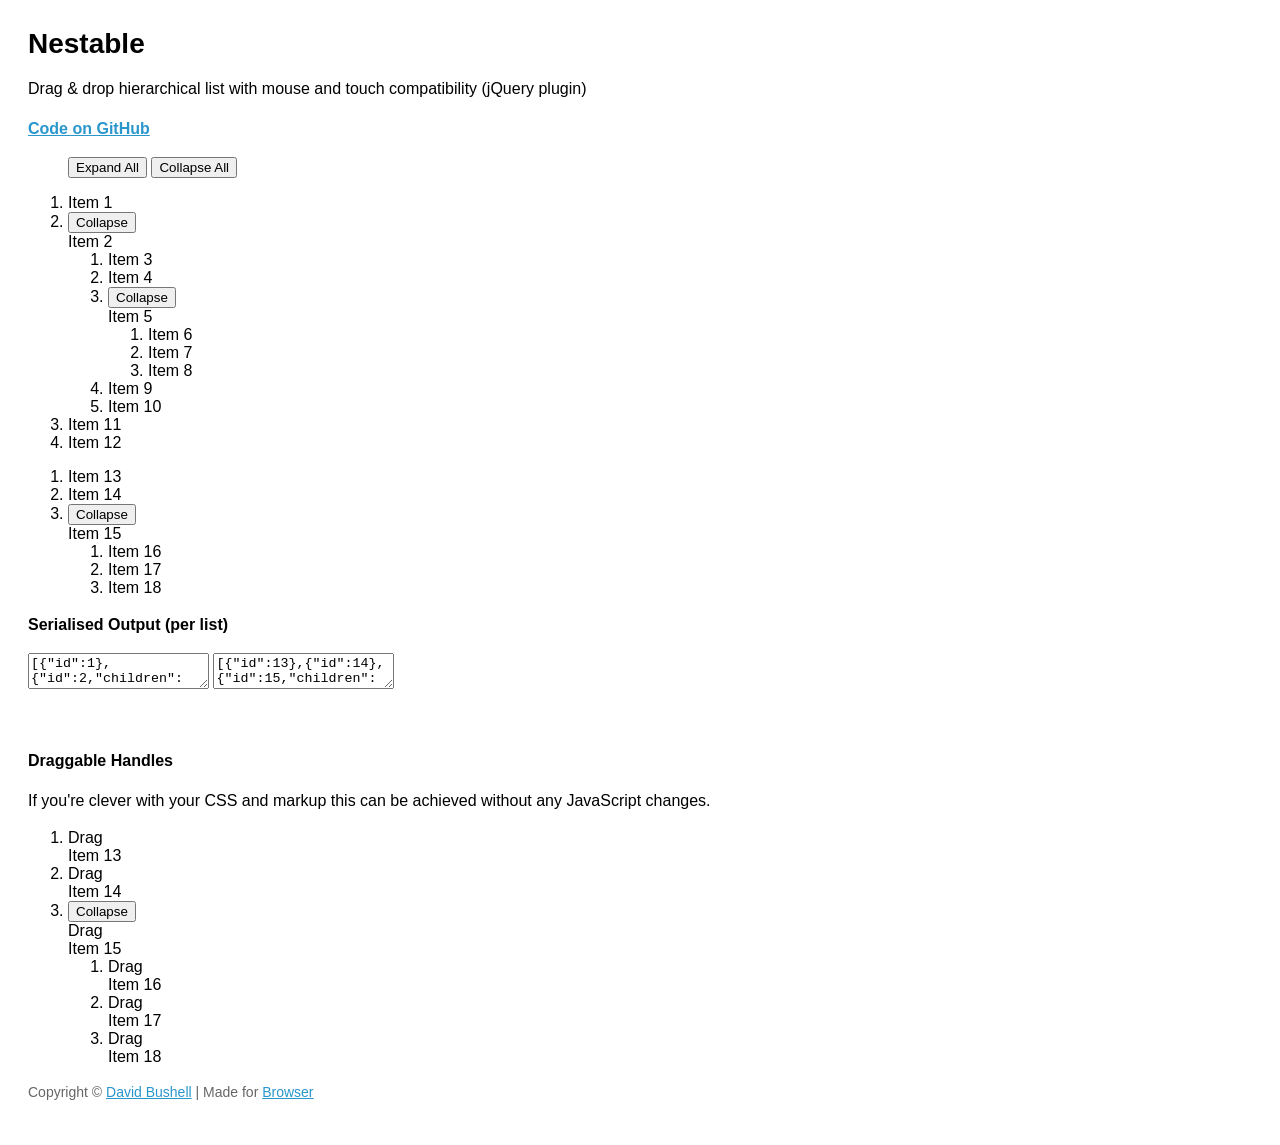
<file: infrastructure/platform-api-gateway/src/main/resources/static/plugins/jquery-nestable/index.html>
<!DOCTYPE html>
<!--[if lt IE 7]> <html lang="en" class="lt-ie9 lt-ie8 lt-ie7"> <![endif]-->
<!--[if IE 7]>    <html lang="en" class="lt-ie9 lt-ie8"> <![endif]-->
<!--[if IE 8]>    <html lang="en" class="lt-ie9"> <![endif]-->
<!--[if IE 9]>    <html lang="en" class="ie9"> <![endif]-->
<!--[if gt IE 9]><!--> <html lang="en"> <!--<![endif]-->
<head>
    <meta charset="utf-8">
    <meta name="viewport" content="width=device-width, initial-scale=1, minimum-scale=1">
    <title>Nestable</title>
    <style type="text/css">

.cf:after { visibility: hidden; display: block; font-size: 0; content: " "; clear: both; height: 0; }
* html .cf { zoom: 1; }
*:first-child+html .cf { zoom: 1; }

html { margin: 0; padding: 0; }
body { font-size: 100%; margin: 0; padding: 1.75em; font-family: 'Helvetica Neue', Arial, sans-serif; }

h1 { font-size: 1.75em; margin: 0 0 0.6em 0; }

a { color: #2996cc; }
a:hover { text-decoration: none; }

p { line-height: 1.5em; }
.small { color: #666; font-size: 0.875em; }
.large { font-size: 1.25em; }



    </style>
</head>
<body>

    <h1>Nestable</h1>

    <p>Drag &amp; drop hierarchical list with mouse and touch compatibility (jQuery plugin)</p>

    <p><strong><a href="https://github.com/dbushell/Nestable">Code on GitHub</a></strong></p>

    <menu id="nestable-menu">
        <button type="button" data-action="expand-all">Expand All</button>
        <button type="button" data-action="collapse-all">Collapse All</button>
    </menu>

    <div class="cf nestable-lists">

        <div class="dd" id="nestable">
            <ol class="dd-list">
                <li class="dd-item" data-id="1">
                    <div class="dd-handle">Item 1</div>
                </li>
                <li class="dd-item" data-id="2">
                    <div class="dd-handle">Item 2</div>
                    <ol class="dd-list">
                        <li class="dd-item" data-id="3"><div class="dd-handle">Item 3</div></li>
                        <li class="dd-item" data-id="4"><div class="dd-handle">Item 4</div></li>
                        <li class="dd-item" data-id="5">
                            <div class="dd-handle">Item 5</div>
                            <ol class="dd-list">
                                <li class="dd-item" data-id="6"><div class="dd-handle">Item 6</div></li>
                                <li class="dd-item" data-id="7"><div class="dd-handle">Item 7</div></li>
                                <li class="dd-item" data-id="8"><div class="dd-handle">Item 8</div></li>
                            </ol>
                        </li>
                        <li class="dd-item" data-id="9"><div class="dd-handle">Item 9</div></li>
                        <li class="dd-item" data-id="10"><div class="dd-handle">Item 10</div></li>
                    </ol>
                </li>
                <li class="dd-item" data-id="11">
                    <div class="dd-handle">Item 11</div>
                </li>
                <li class="dd-item" data-id="12">
                    <div class="dd-handle">Item 12</div>
                </li>
            </ol>
        </div>

        <div class="dd" id="nestable2">
            <ol class="dd-list">
                <li class="dd-item" data-id="13">
                    <div class="dd-handle">Item 13</div>
                </li>
                <li class="dd-item" data-id="14">
                    <div class="dd-handle">Item 14</div>
                </li>
                <li class="dd-item" data-id="15">
                    <div class="dd-handle">Item 15</div>
                    <ol class="dd-list">
                        <li class="dd-item" data-id="16"><div class="dd-handle">Item 16</div></li>
                        <li class="dd-item" data-id="17"><div class="dd-handle">Item 17</div></li>
                        <li class="dd-item" data-id="18"><div class="dd-handle">Item 18</div></li>
                    </ol>
                </li>
            </ol>
        </div>

    </div>

    <p><strong>Serialised Output (per list)</strong></p>

    <textarea id="nestable-output"></textarea>
    <textarea id="nestable2-output"></textarea>

    <p>&nbsp;</p>

    <div class="cf nestable-lists">

    <p><strong>Draggable Handles</strong></p>

    <p>If you're clever with your CSS and markup this can be achieved without any JavaScript changes.</p>

        <div class="dd" id="nestable3">
            <ol class="dd-list">
                <li class="dd-item dd3-item" data-id="13">
                    <div class="dd-handle dd3-handle">Drag</div><div class="dd3-content">Item 13</div>
                </li>
                <li class="dd-item dd3-item" data-id="14">
                    <div class="dd-handle dd3-handle">Drag</div><div class="dd3-content">Item 14</div>
                </li>
                <li class="dd-item dd3-item" data-id="15">
                    <div class="dd-handle dd3-handle">Drag</div><div class="dd3-content">Item 15</div>
                    <ol class="dd-list">
                        <li class="dd-item dd3-item" data-id="16">
                            <div class="dd-handle dd3-handle">Drag</div><div class="dd3-content">Item 16</div>
                        </li>
                        <li class="dd-item dd3-item" data-id="17">
                            <div class="dd-handle dd3-handle">Drag</div><div class="dd3-content">Item 17</div>
                        </li>
                        <li class="dd-item dd3-item" data-id="18">
                            <div class="dd-handle dd3-handle">Drag</div><div class="dd3-content">Item 18</div>
                        </li>
                    </ol>
                </li>
            </ol>
        </div>

    </div>

    <p class="small">Copyright &copy; <a href="http://dbushell.com/">David Bushell</a> | Made for <a href="http://www.browserlondon.com/">Browser</a></p>

<script src="http://ajax.googleapis.com/ajax/libs/jquery/1.7.2/jquery.min.js"></script>
<script src="jquery.nestable.js"></script>
<script>

$(document).ready(function()
{

    var updateOutput = function(e)
    {
        var list   = e.length ? e : $(e.target),
            output = list.data('output');
        if (window.JSON) {
            output.val(window.JSON.stringify(list.nestable('serialize')));//, null, 2));
        } else {
            output.val('JSON browser support required for this demo.');
        }
    };

    // activate Nestable for list 1
    $('#nestable').nestable({
        group: 1
    })
    .on('change', updateOutput);
    
    // activate Nestable for list 2
    $('#nestable2').nestable({
        group: 1
    })
    .on('change', updateOutput);

    // output initial serialised data
    updateOutput($('#nestable').data('output', $('#nestable-output')));
    updateOutput($('#nestable2').data('output', $('#nestable2-output')));

    $('#nestable-menu').on('click', function(e)
    {
        var target = $(e.target),
            action = target.data('action');
        if (action === 'expand-all') {
            $('.dd').nestable('expandAll');
        }
        if (action === 'collapse-all') {
            $('.dd').nestable('collapseAll');
        }
    });

    $('#nestable3').nestable();

});
</script>
</body>
</html>
</file>
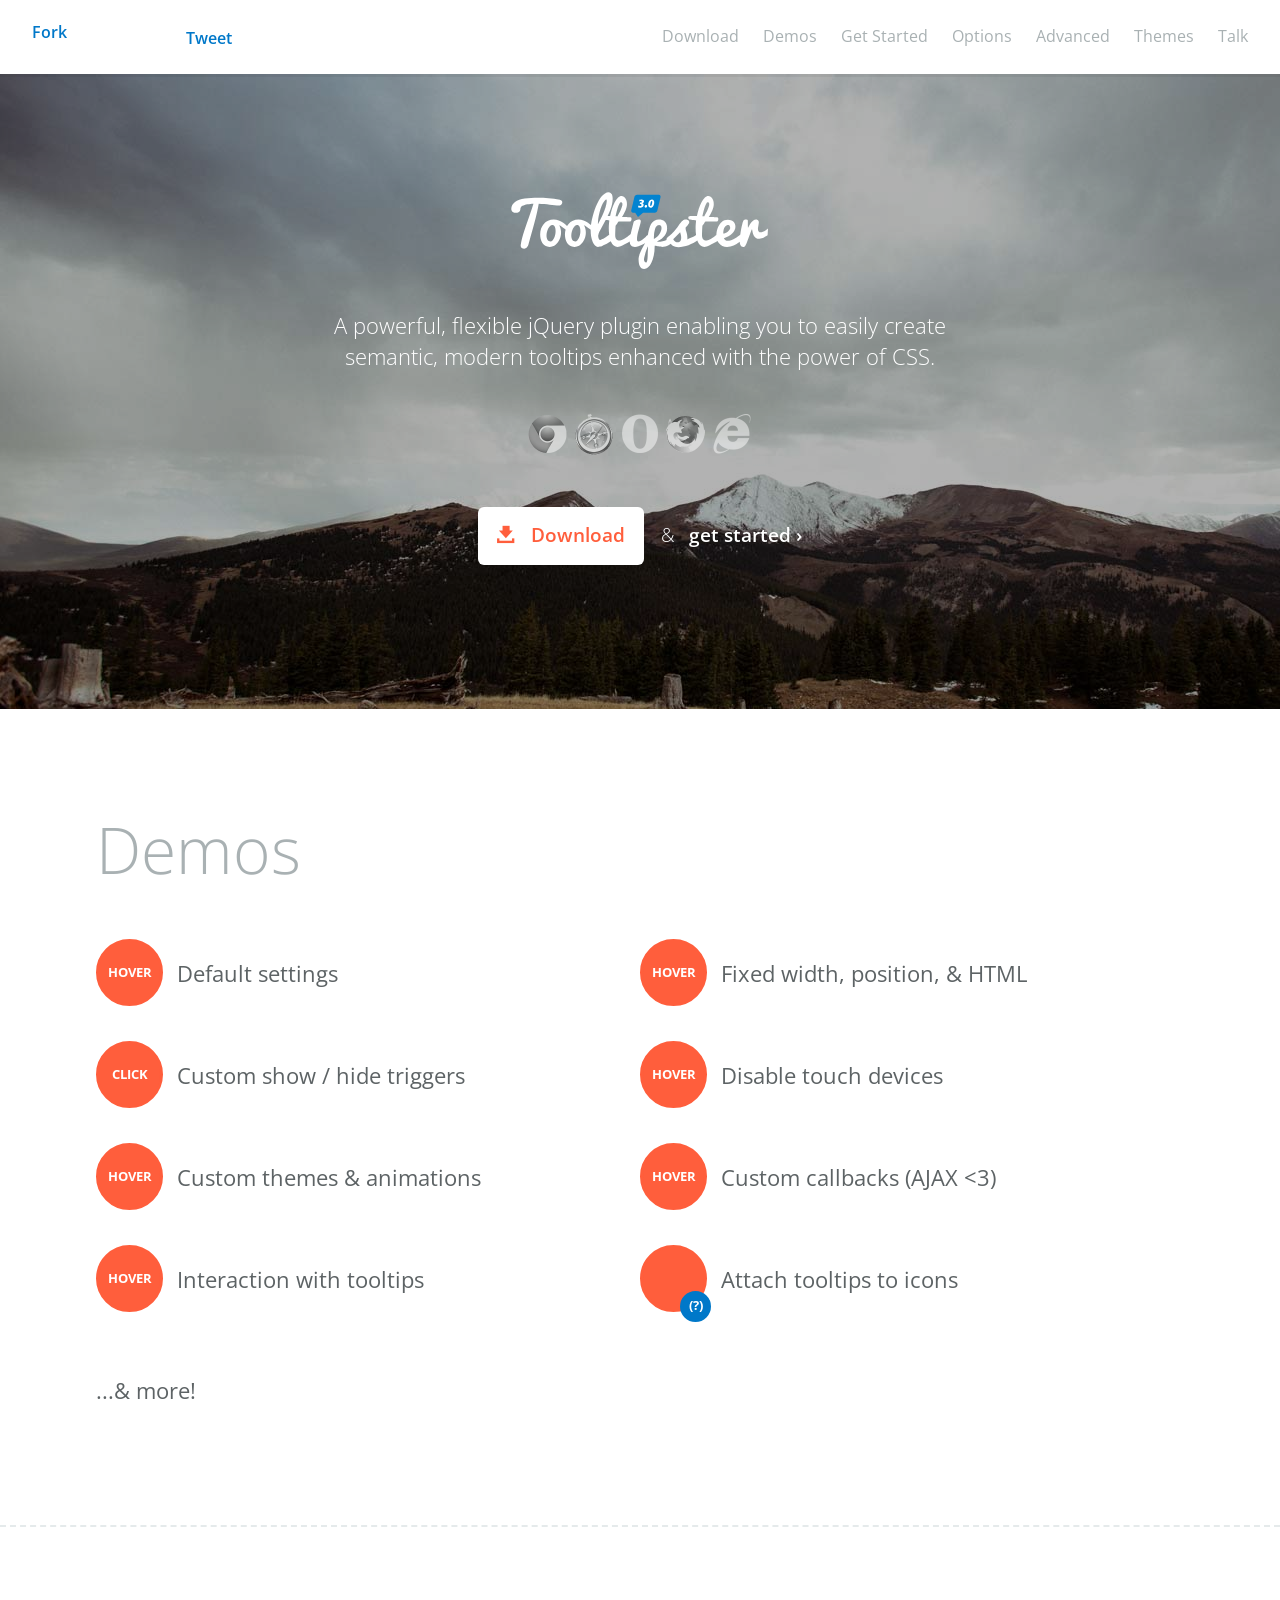
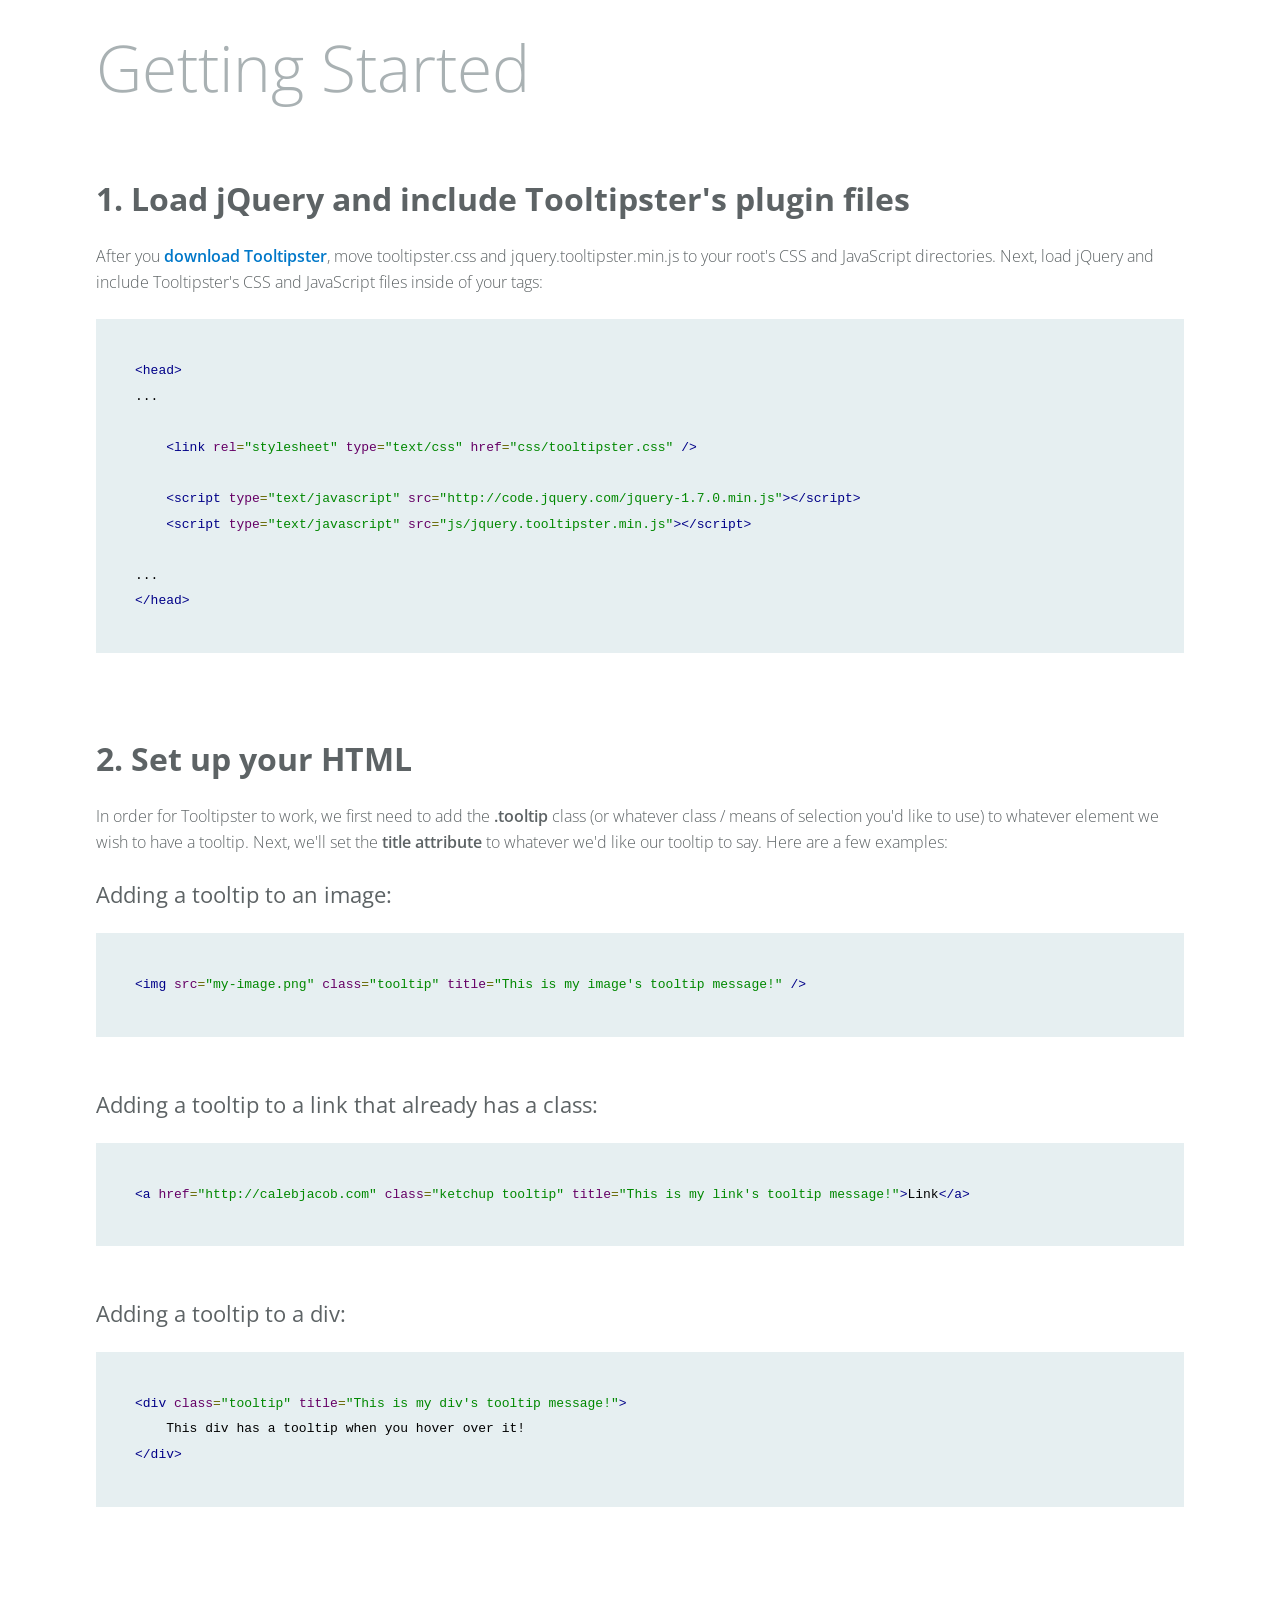
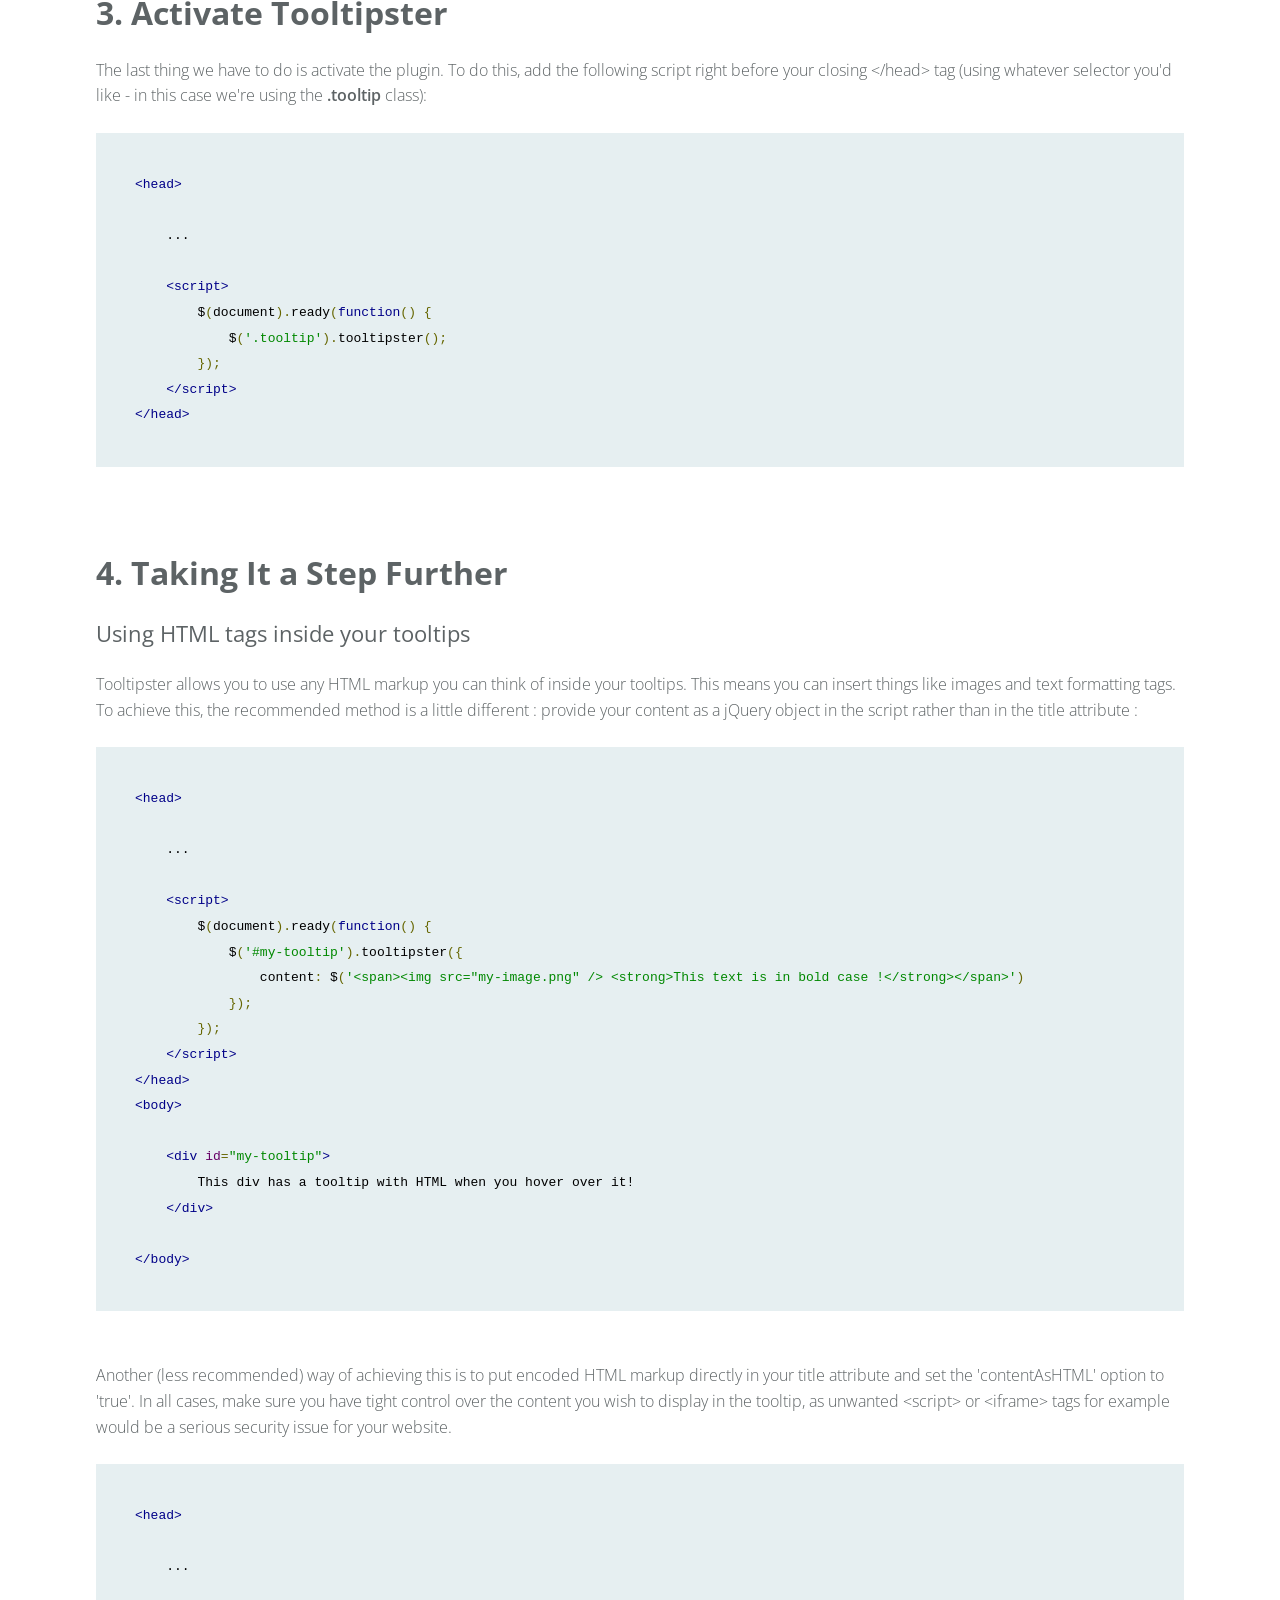
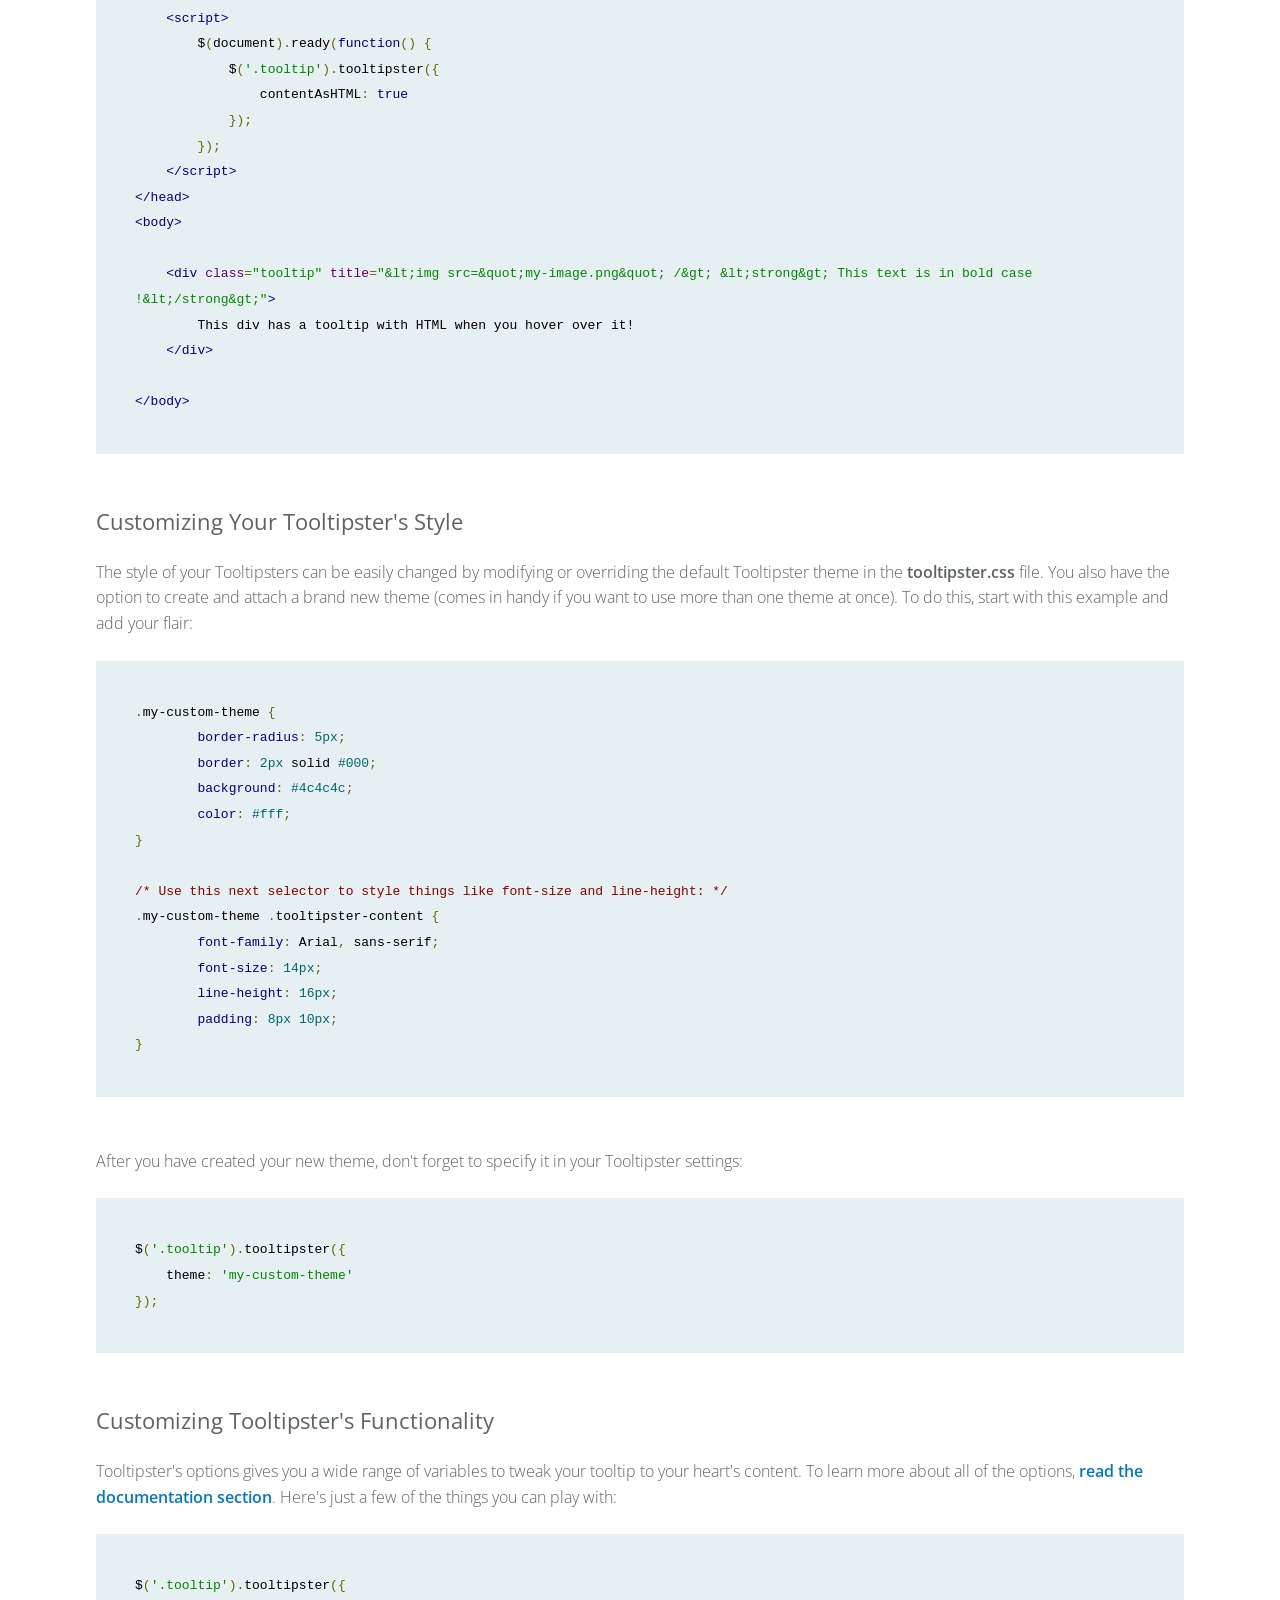
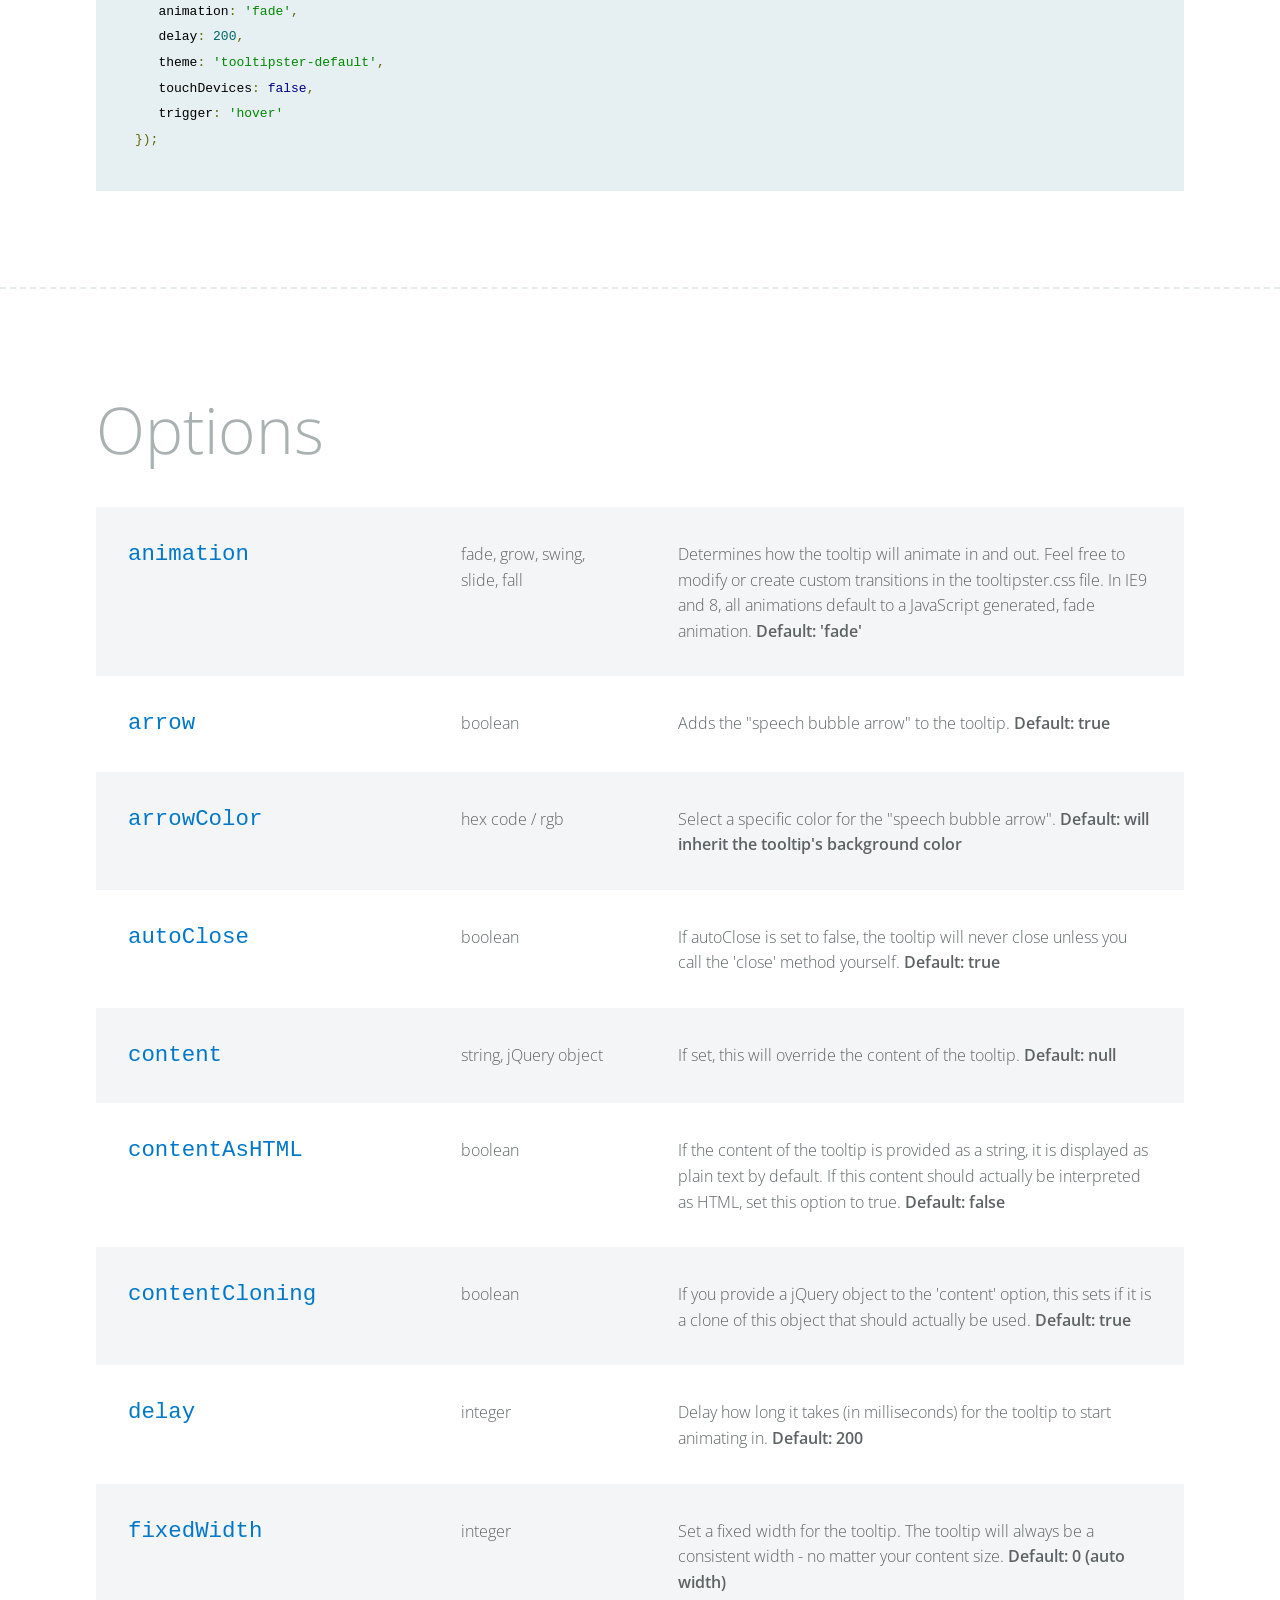
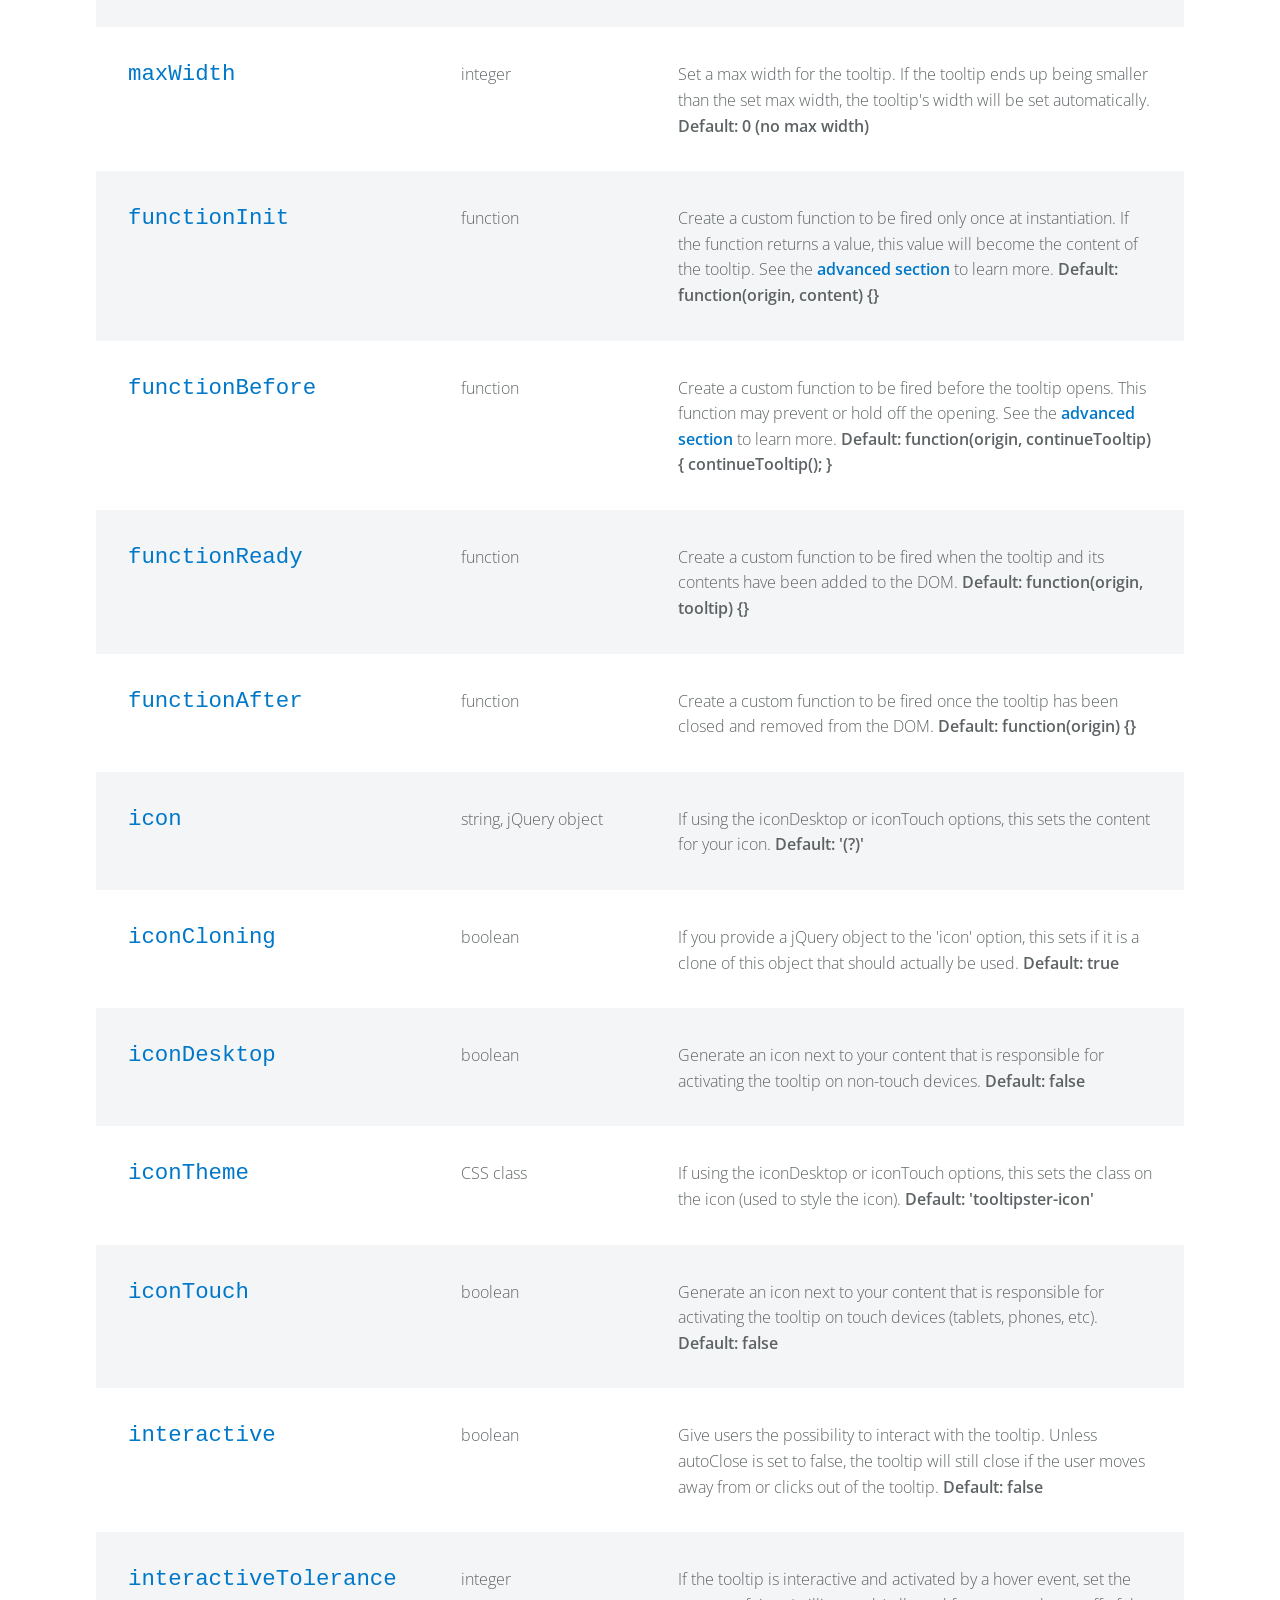
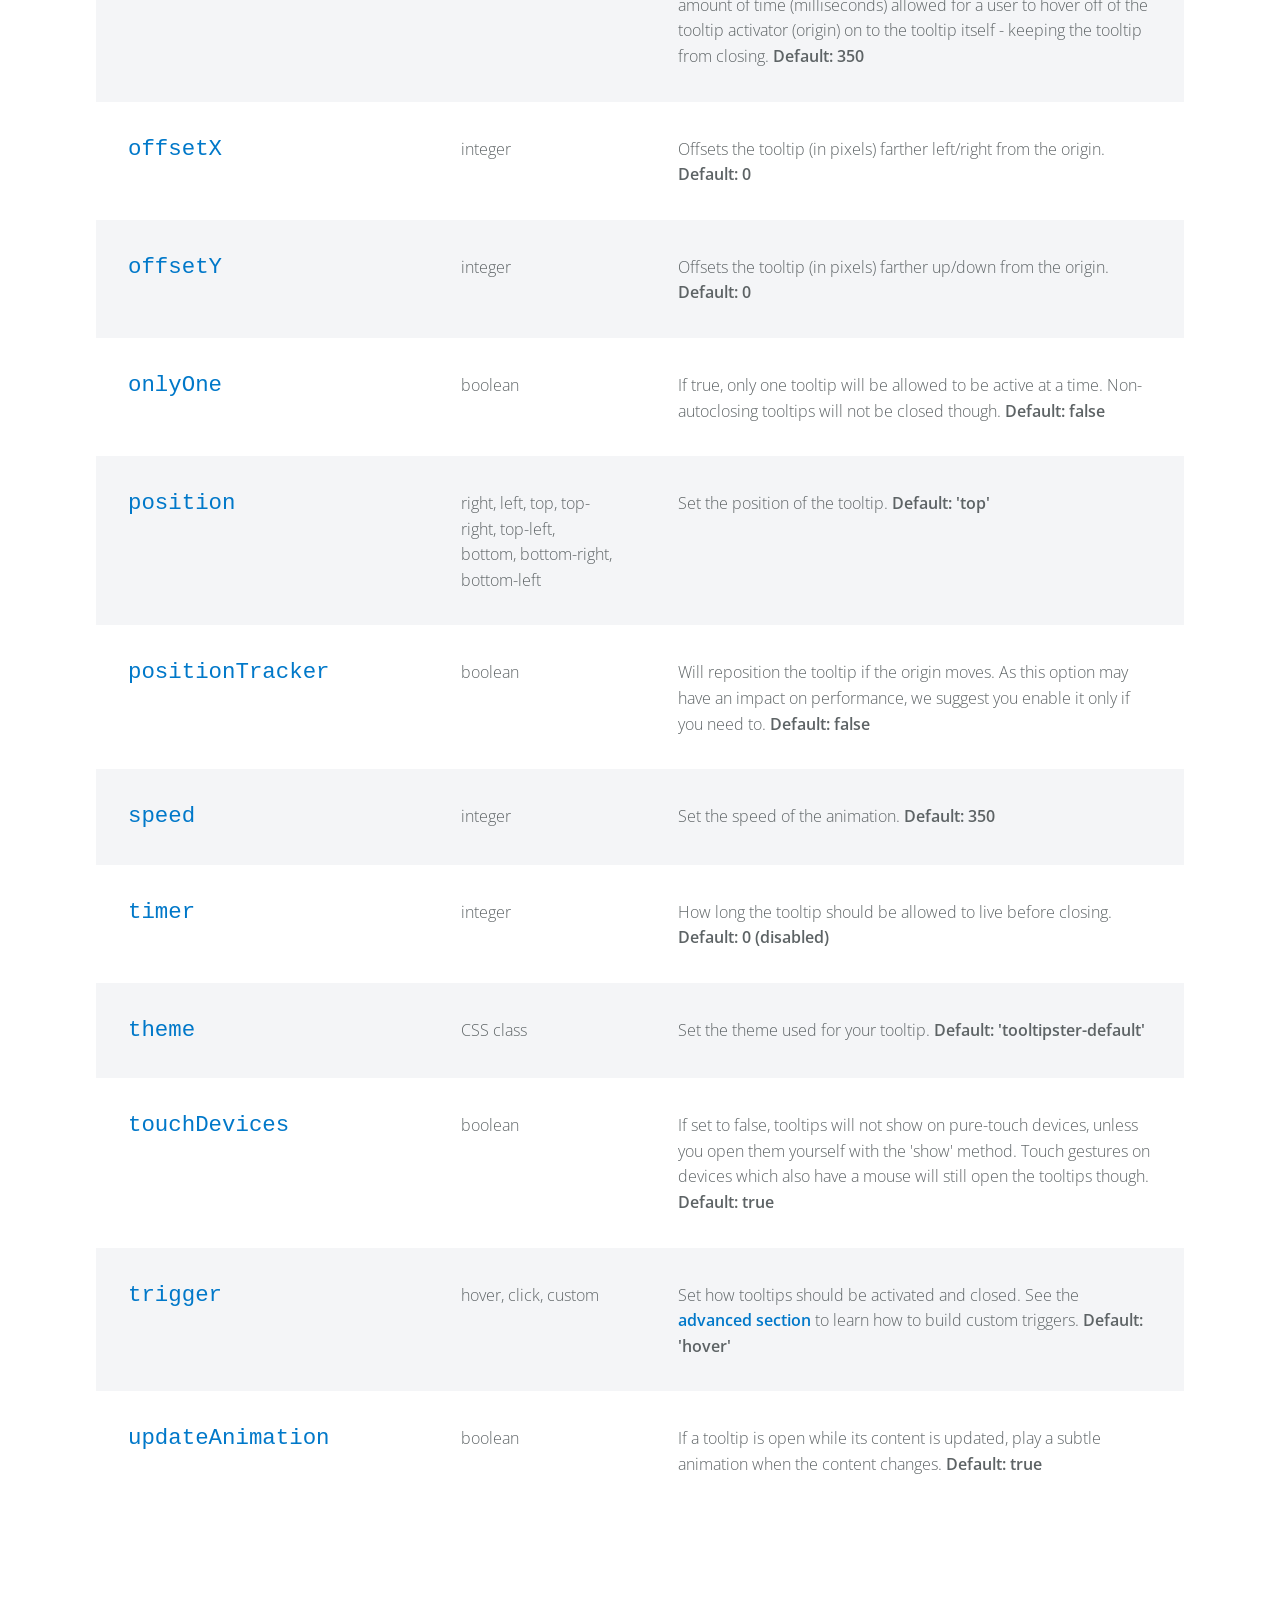
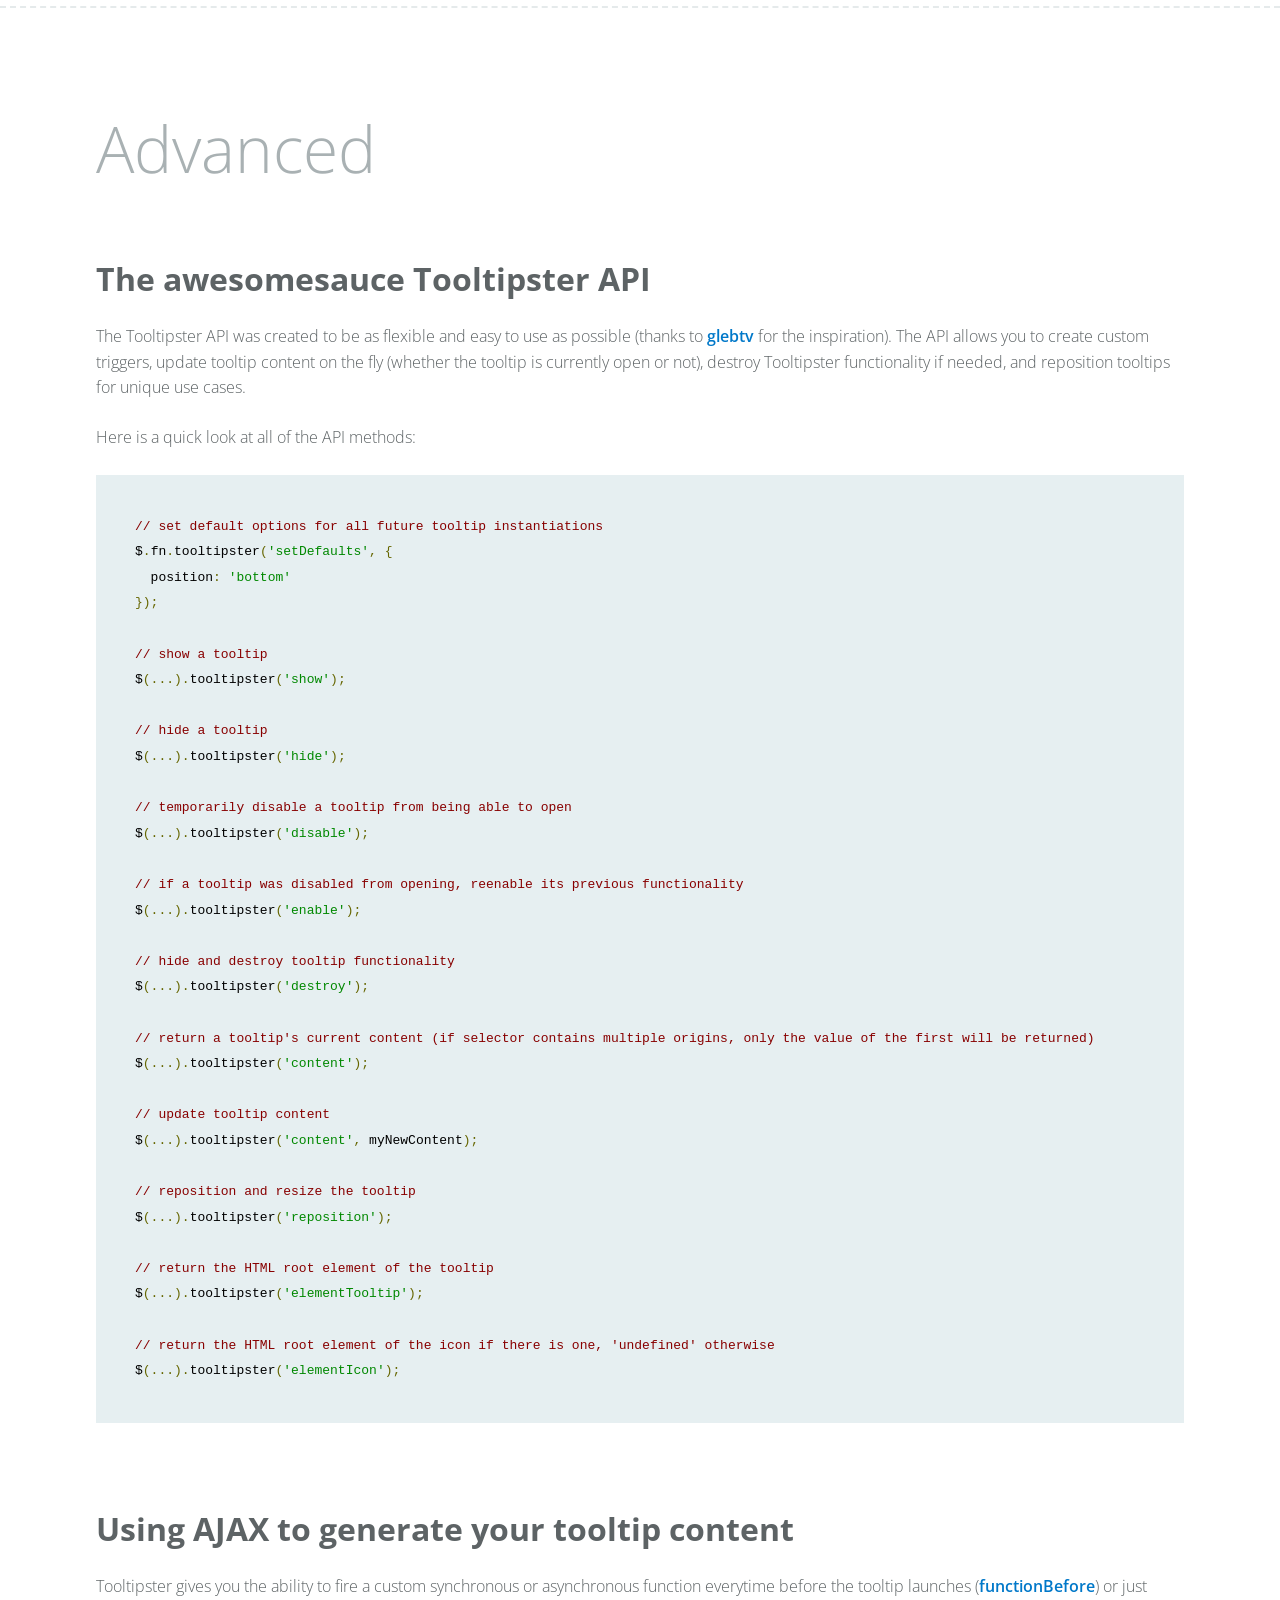
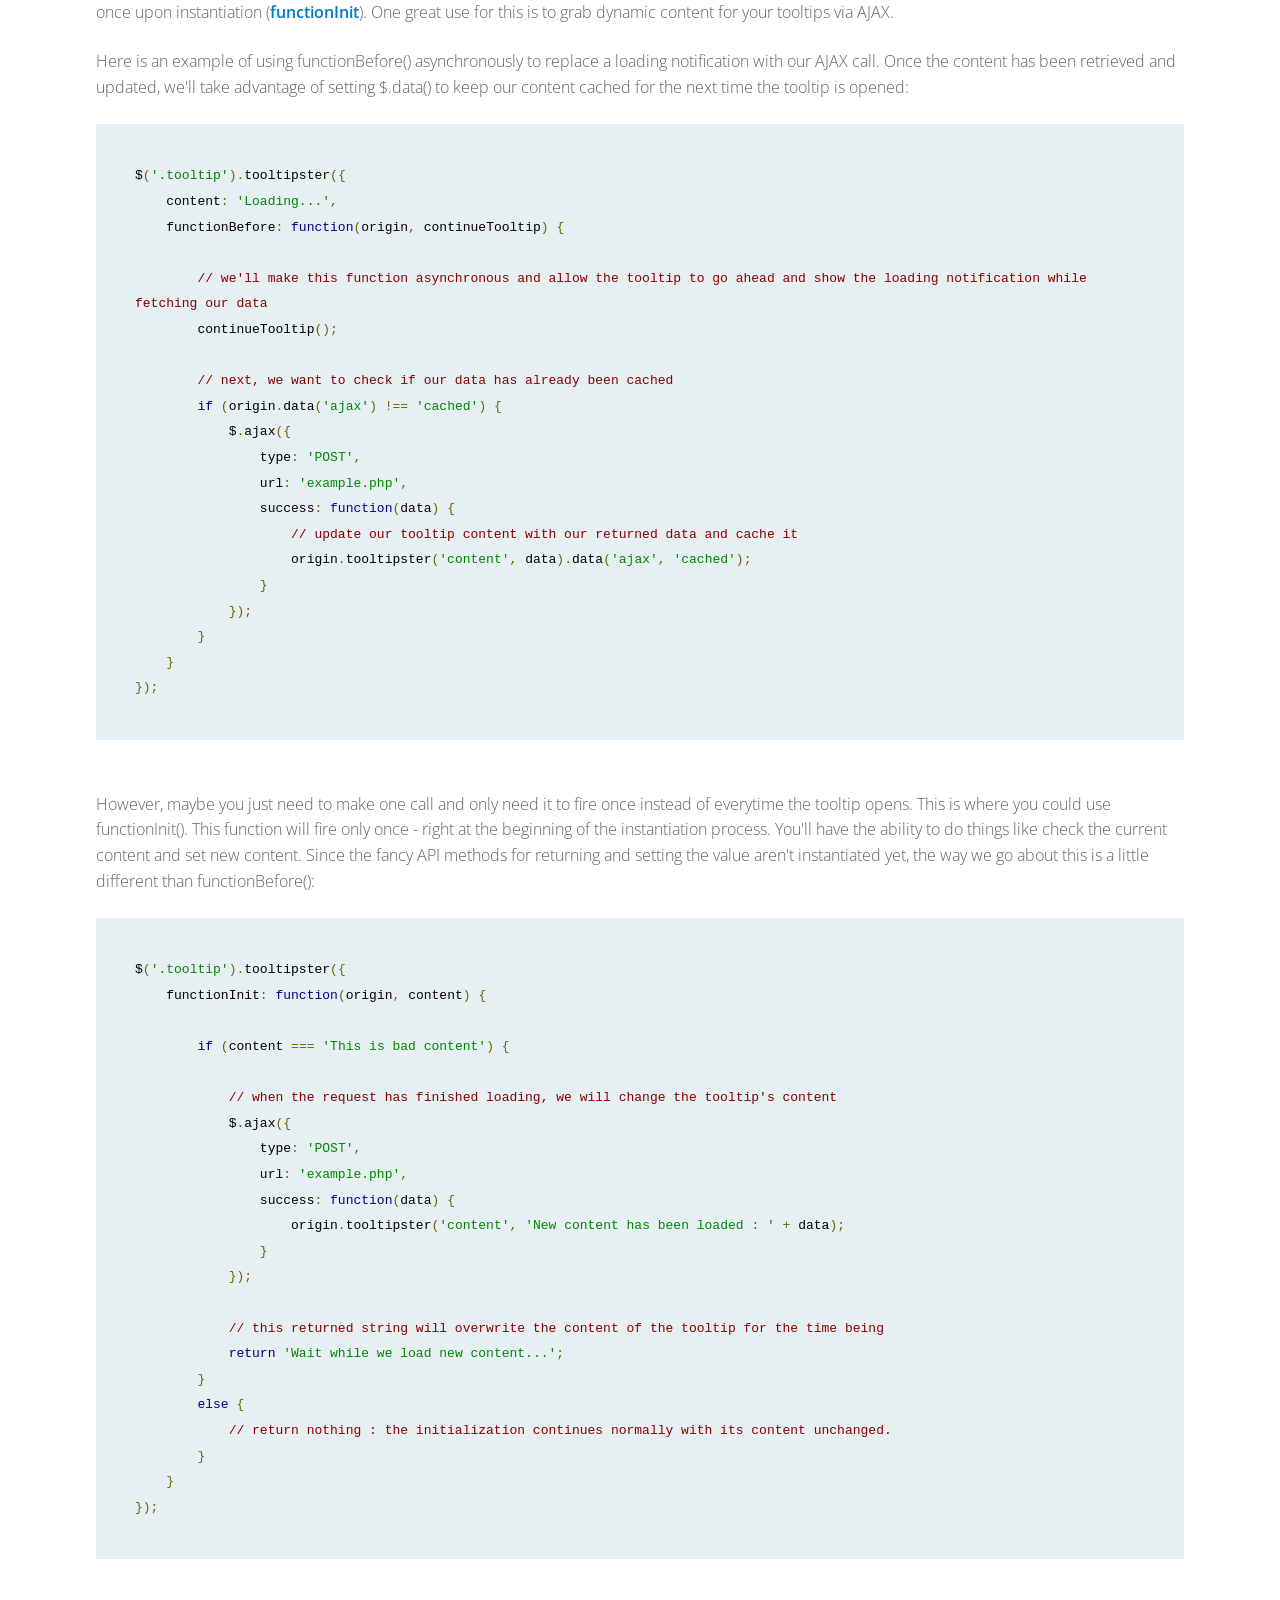
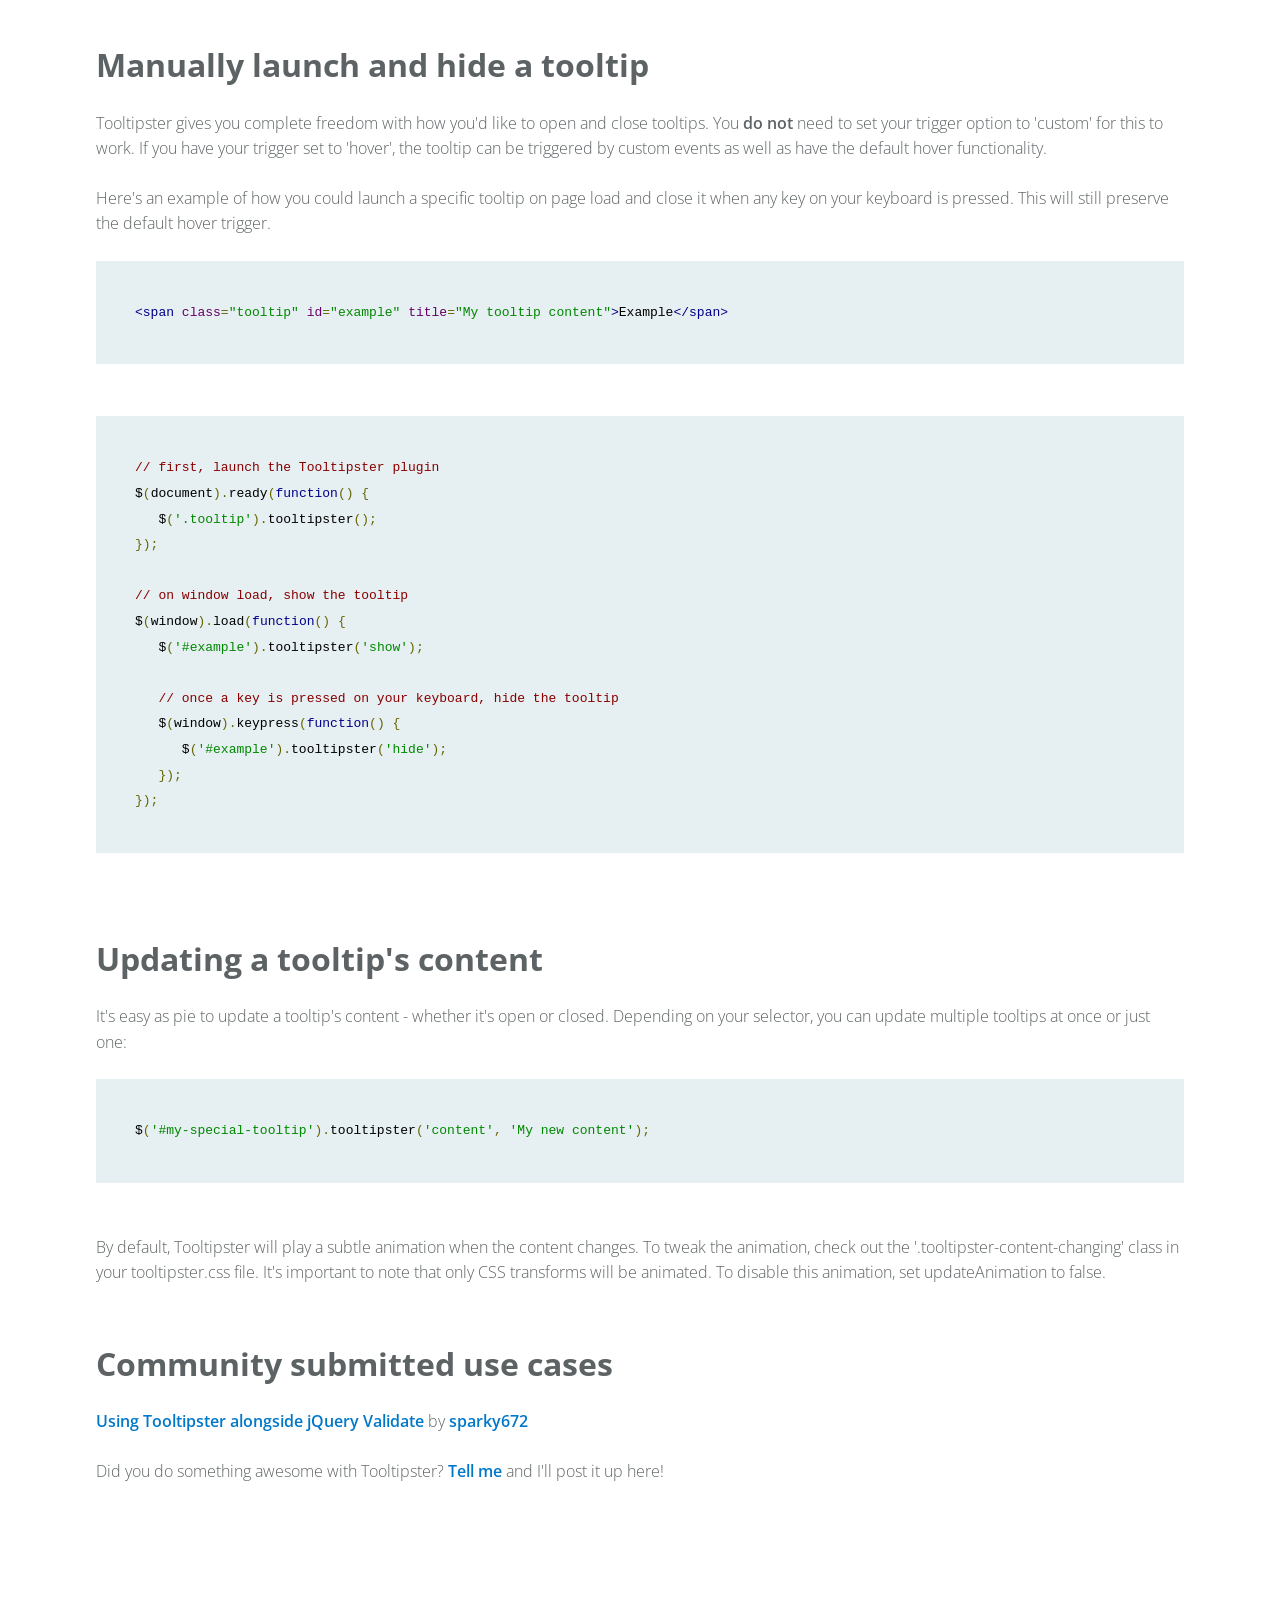
<file: infrastructure/platform-api-gateway/src/main/resources/static/plugins/tooltipster/index.html>
<!DOCTYPE html>
<html lang="en">
<head>
	<title>Tooltipster - The jQuery Tooltip Plugin</title>
	<meta charset="UTF-8" />
	<meta name="viewport" content="width=device-width, initial-scale=1, maximum-scale=1.0, user-scalable=no">
	<meta name="description" content="Tooltipster is a powerful, flexible jQuery plugin enabling you to easily create clean, HTML5 validated tooltips." />
	<meta property="og:title" content="Tooltipster" />
	<meta property="og:type" content="website" />
	<meta property="og:url" content="index.html" />
	<meta property="og:image" content="images/social.jpg" />
	<meta property="og:site_name" content="Tooltipster - The jQuery Tooltip Plugin" />
	<meta property="og:description" content="Tooltipster is a powerful, flexible jQuery plugin enabling you to easily create clean, HTML5 validated tooltips." />
	<html itemscope itemtype="http://schema.org/CreativeWork">
	<meta itemprop="name" content="Tooltipster - The jQuery Tooltip Plugin">
	<meta itemprop="description" content="Tooltipster is a powerful, flexible jQuery plugin enabling you to easily create clean, HTML5 validated tooltips.">
	<meta itemprop="image" content="images/social.jpg">
	<link rel="icon" type="image/png" href="images/favicon.png" />
	<link rel="image_src" href="images/social.jpg" / >
	
	<link rel="stylesheet" type="text/css" href="doc/css/reset.css" />
	<link rel="stylesheet" type="text/css" href="doc/css/prettify.css" />
	<link rel="stylesheet" type="text/css" href="doc/css/style.css" />
	<link rel="stylesheet" type="text/css" href="css/tooltipster.css" />
	
	<script type="text/javascript" src="//ajax.googleapis.com/ajax/libs/jquery/1.7.0/jquery.min.js"></script>
	<script type="text/javascript" src="doc/js/jquery.jgfeed.js"></script>
	<script type="text/javascript" src="doc/js/prettify.js"></script>
	<script type="text/javascript" src="doc/js/lang-css.js"></script>
	<script type="text/javascript" src="doc/js/scripts.js"></script>
	<script type="text/javascript" src="js/jquery.tooltipster.js"></script>
	
	<!--[if lt IE 9]>
		<script src="http://html5shiv.googlecode.com/svn/trunk/html5.js"></script>
	<![endif]-->
</head>
<body>
	
	<div id="background">
		<img src="doc/images/large-background.jpg" />
	</div>
	<div id="wrapper">
		<section id="welcome">
			<img src="doc/images/tooltipster.svg" alt="Tooltipster" id="tooltipster" />
			<h1>A powerful, flexible jQuery plugin enabling you to easily create semantic, modern tooltips enhanced with the power of CSS.</h1>
			<ul id="browser-support">
				<li>
					<img src="doc/images/browser-chrome.png" alt="Chrome" class="tooltip" title="Chrome Support" />
				</li>
				<li>
					<img src="doc/images/browser-safari.png" alt="Safari" class="tooltip" title="Safari Support" />
				</li>
				<li>
					<img src="doc/images/browser-opera.png" alt="Opera" class="tooltip" title="Opera Support" />
				</li>
				<li>
					<img src="doc/images/browser-firefox.png" alt="FireFox" class="tooltip" title="FireFox Support" />
				</li>
				<li>
					<img src="doc/images/browser-ie.png" alt="Internet Explorer" class="tooltip" title="IE10, IE9, &amp; IE8 Support + Graceful Degradation" />
				</li>
			</ul>
			<div id="download">
				<a href="https://github.com/iamceege/tooltipster/archive/master.zip" class="button alt">Download</a> <span style="padding-right: 0.5em;">&amp;</span> <a href="#demos" class="white">get started &rsaquo;</a>
			</div>
		</section>
		
		<section id="demos">
			<h2>Demos</h2>
			<ul>
				<li>
					<span id="demo-default" title="Hi! This is a tooltip.">Hover</span> Default settings
				</li>
				<li>
					<span id="demo-html">Hover</span> Fixed width, position, &amp; HTML
				</li>
				<li>
					<span id="demo-events" title="Press any key on your keyboard or click anywhere in the page to close this">Click</span> Custom show / hide triggers
				</li>
				<li>
					<span id="demo-touch" title="I would have never been born on a touch device :'(">Hover</span> Disable touch devices
				</li>
				<li>
					<span id="demo-theme" title="Build custom themes and CSS powered animations!">Hover</span> Custom themes &amp; animations
				</li>
				<li>
					<span id="demo-callback" title="This will be populated by AJAX.">Hover</span> Custom callbacks (AJAX <3)
				</li>
				<li>
					<span id="demo-interact" title="Try clicking &lt;a href='http://google.com/' target='_blank'&gt;this link&lt;/a&gt;">Hover</span> Interaction with tooltips
				</li>
				<li>
					<span id="demo-icon" title="Use separate icons to launch your tooltips on either desktops or touch devices - or both!"></span> Attach tooltips to icons
				</li>
				<li>...&amp; more!</li>
			</ul>
		</section>
		
		<section id="getting-started">
			<h2>Getting Started</h2>
			<h3>1. Load jQuery and include Tooltipster's plugin files</h3>
			<p>After you <a href="https://github.com/iamceege/tooltipster/archive/master.zip">download Tooltipster</a>, move tooltipster.css and jquery.tooltipster.min.js to your root's CSS and JavaScript directories. Next, load jQuery and include Tooltipster's CSS and JavaScript files inside of your  tags:</p>
<pre class="prettyprint">
&lt;head&#62;
...

    &lt;link rel="stylesheet" type="text/css" href="css/tooltipster.css" /&#62;

    &lt;script type="text/javascript" src="http://code.jquery.com/jquery-1.7.0.min.js"&#62;&lt;/script&#62;
    &lt;script type="text/javascript" src="js/jquery.tooltipster.min.js"&#62;&lt;/script&#62;

...
&lt;/head&#62;
</pre>
			<h3>2. Set up your HTML</h3>
			<p>In order for Tooltipster to work, we first need to add the <strong>.tooltip</strong> class (or whatever class / means of selection you'd like to use) to whatever element we wish to have a tooltip. Next, we'll set the <strong>title attribute</strong> to whatever we'd like our tooltip to say. Here are a few examples:</p>
			<h4>Adding a tooltip to an image:</h4>
			<pre class="prettyprint">
&lt;img src="my-image.png" class="tooltip" title="This is my image's tooltip message!" /&#62;</pre>
			<h4>Adding a tooltip to a link that already has a class:</h4>
			<pre class="prettyprint">
&lt;a href="http://calebjacob.com" class="ketchup tooltip" title="This is my link's tooltip message!"&#62;Link&lt;/a&#62;</pre>
			<h4>Adding a tooltip to a div:</h4>
			<pre class="prettyprint">
&lt;div class="tooltip" title="This is my div's tooltip message!"&#62; 
    This div has a tooltip when you hover over it!
&lt;/div&#62;</pre>
			
			<h3>3. Activate Tooltipster</h3>
			<p>The last thing we have to do is activate the plugin. To do this, add the following script right before your closing &lt;/head&#62; tag (using whatever selector you'd like - in this case we're using the <strong>.tooltip</strong> class):</p>
			<pre class="prettyprint">
&lt;head&#62;

    ...

    &lt;script&#62;
        $(document).ready(function() {
            $('.tooltip').tooltipster();
        });
    &lt;/script&#62;
&lt;/head&#62;</pre>
			
			<h3>4. Taking It a Step Further</h3>
			<h4>Using HTML tags inside your tooltips</h4>
			<p>Tooltipster allows you to use any HTML markup you can think of inside your tooltips. This means you can insert things like images and text formatting tags. To achieve this, the recommended method is a little different : provide your content as a jQuery object in the script rather than in the title attribute :</p>
			<pre class="prettyprint">
&lt;head&#62;

    ...

    &lt;script&#62;
        $(document).ready(function() {
            $('#my-tooltip').tooltipster({
                content: $('&lt;span&gt;&lt;img src="my-image.png" /&gt; &lt;strong&gt;This text is in bold case !&lt;/strong&gt;&lt;/span&gt;')
            });
        });
    &lt;/script&#62;
&lt;/head&#62;
&lt;body&#62;
    
    &lt;div id="my-tooltip"&#62; 
        This div has a tooltip with HTML when you hover over it!
    &lt;/div&#62;
	
&lt;/body&#62;</pre>

			<p>Another (less recommended) way of achieving this is to put encoded HTML markup directly in your title attribute and set the 'contentAsHTML' option to 'true'. In all cases, make sure you have tight control over the content you wish to display in the tooltip, as unwanted &lt;script&gt; or &lt;iframe&gt; tags for example would be a serious security issue for your website.</p>

			<pre class="prettyprint">
&lt;head&#62;

    ...

    &lt;script&#62;
        $(document).ready(function() {
            $('.tooltip').tooltipster({
                contentAsHTML: true
            });
        });
    &lt;/script&#62;
&lt;/head&#62;
&lt;body&#62;
    
    &lt;div class="tooltip" title="&amp;lt;img src=&amp;quot;my-image.png&amp;quot; /&amp;gt; &amp;lt;strong&amp;gt; This text is in bold case !&amp;lt;/strong&amp;gt;"&gt; 
        This div has a tooltip with HTML when you hover over it!
    &lt;/div&#62;
	
&lt;/body&#62;</pre>
			
			<h4>Customizing Your Tooltipster's Style</h4>
			<p>The style of your Tooltipsters can be easily changed by modifying or overriding the default Tooltipster theme in the <strong>tooltipster.css</strong> file. You also have the option to create and attach a brand new theme (comes in handy if you want to use more than one theme at once). To do this, start with this example and add your flair:</p>
			<pre class="prettyprint lang-css">
.my-custom-theme {
	border-radius: 5px; 
	border: 2px solid #000;
	background: #4c4c4c;
	color: #fff;
}

/* Use this next selector to style things like font-size and line-height: */
.my-custom-theme .tooltipster-content {
	font-family: Arial, sans-serif;
	font-size: 14px;
	line-height: 16px;
	padding: 8px 10px;
}</pre>
			<p>After you have created your new theme, don't forget to specify it in your Tooltipster settings:</p>
			<pre class="prettyprint">
$('.tooltip').tooltipster({
    theme: 'my-custom-theme'
});</pre>
			
			<h4>Customizing Tooltipster's Functionality</h4>
			<p>Tooltipster's options gives you a wide range of variables to tweak your tooltip to your heart's content. To learn more about all of the options, <a href="#options">read the documentation section</a>. Here's just a few of the things you can play with:</p>
			<pre class="prettyprint">
$('.tooltip').tooltipster({
   animation: 'fade',
   delay: 200,
   theme: 'tooltipster-default',
   touchDevices: false,
   trigger: 'hover'
});</pre>
		</section>
		
		<section id="options">
			<h2>Options</h2>
			<table border="0" cellpadding="0" cellspacing="0">
				<tr>
					<td><h4>animation</h4></td>
					<td>fade, grow, swing, slide, fall</td>
					<td>Determines how the tooltip will animate in and out. Feel free to modify or create custom transitions in the tooltipster.css file. In IE9 and 8, all animations default to a JavaScript generated, fade animation. <strong>Default: 'fade'</strong></td>
				</tr>
				<tr>
					<td><h4>arrow</h4></td>
					<td>boolean</td>
					<td>Adds the "speech bubble arrow" to the tooltip. <strong>Default: true</strong></td>
				</tr>
				<tr>
					<td><h4>arrowColor</h4></td>
					<td>hex code / rgb</td>
					<td>Select a specific color for the "speech bubble arrow". <strong>Default: will inherit the tooltip's background color</strong></td>
				</tr>
				<tr>
					<td><h4>autoClose</h4></td>
					<td>boolean</td>
					<td>If autoClose is set to false, the tooltip will never close unless you call the 'close' method yourself. <strong>Default: true</strong></td>
				</tr>
				<tr>
					<td><h4>content</h4></td>
					<td>string, jQuery object</td>
					<td>If set, this will override the content of the tooltip. <strong>Default: null</strong></td>
				</tr>
				<tr>
					<td><h4>contentAsHTML</h4></td>
					<td>boolean</td>
					<td>If the content of the tooltip is provided as a string, it is displayed as plain text by default. If this content should actually be interpreted as HTML, set this option to true. <strong>Default: false</strong></td>
				</tr>
				<tr>
					<td><h4>contentCloning</h4></td>
					<td>boolean</td>
					<td>If you provide a jQuery object to the 'content' option, this sets if it is a clone of this object that should actually be used. <strong>Default: true</strong></td>
				</tr>
				<tr>
					<td><h4>delay</h4></td>
					<td>integer</td>
					<td>Delay how long it takes (in milliseconds) for the tooltip to start animating in. <strong>Default: 200</strong></td>
				</tr>
				<tr>
					<td><h4>fixedWidth</h4></td>
					<td>integer</td>
					<td>Set a fixed width for the tooltip. The tooltip will always be a consistent width - no matter your content size. <strong>Default: 0 (auto width)</strong></td>
				</tr>
				<tr>
					<td><h4>maxWidth</h4></td>
					<td>integer</td>
					<td>Set a max width for the tooltip. If the tooltip ends up being smaller than the set max width, the tooltip's width will be set automatically. <strong>Default: 0 (no max width)</strong></td>
				</tr>
				<tr>
					<td><h4>functionInit</h4></td>
					<td>function</td>
					<td>Create a custom function to be fired only once at instantiation. If the function returns a value, this value will become the content of the tooltip. See the <a href="#advanced">advanced section</a> to learn more. <strong>Default: function(origin, content) {}</strong></td>
				</tr>
				<tr>
					<td><h4>functionBefore</h4></td>
					<td>function</td>
					<td>Create a custom function to be fired before the tooltip opens. This function may prevent or hold off the opening. See the <a href="#advanced">advanced section</a> to learn more. <strong>Default: function(origin, continueTooltip) { continueTooltip(); }</strong></td>
				</tr>
				<tr>
					<td><h4>functionReady</h4></td>
					<td>function</td>
					<td>Create a custom function to be fired when the tooltip and its contents have been added to the DOM. <strong>Default: function(origin, tooltip) {}</strong></td>
				</tr>
				<tr>
					<td><h4>functionAfter</h4></td>
					<td>function</td>
					<td>Create a custom function to be fired once the tooltip has been closed and removed from the DOM. <strong>Default: function(origin) {}</strong></td>
				</tr>
				<tr>
					<td><h4>icon</h4></td>
					<td>string, jQuery object</td>
					<td>If using the iconDesktop or iconTouch options, this sets the content for your icon. <strong>Default: '(?)'</strong></td>
				</tr>
				<tr>
					<td><h4>iconCloning</h4></td>
					<td>boolean</td>
					<td>If you provide a jQuery object to the 'icon' option, this sets if it is a clone of this object that should actually be used. <strong>Default: true</strong></td>
				</tr>
				<tr>
					<td><h4>iconDesktop</h4></td>
					<td>boolean</td>
					<td>Generate an icon next to your content that is responsible for activating the tooltip on non-touch devices. <strong>Default: false</strong></td>
				</tr>
				<tr>
					<td><h4>iconTheme</h4></td>
					<td>CSS class</td>
					<td>If using the iconDesktop or iconTouch options, this sets the class on the icon (used to style the icon). <strong>Default: 'tooltipster-icon'</strong></td>
				</tr>
				<tr>
					<td><h4>iconTouch</h4></td>
					<td>boolean</td>
					<td>Generate an icon next to your content that is responsible for activating the tooltip on touch devices (tablets, phones, etc). <strong>Default: false</strong></td>
				</tr>
				<tr>
					<td><h4>interactive</h4></td>
					<td>boolean</td>
					<td>Give users the possibility to interact with the tooltip. Unless autoClose is set to false, the tooltip will still close if the user moves away from or clicks out of the tooltip. <strong>Default: false</strong></td>
				</tr>
				<tr>
					<td><h4>interactiveTolerance</h4></td>
					<td>integer</td>
					<td>If the tooltip is interactive and activated by a hover event, set the amount of time (milliseconds) allowed for a user to hover off of the tooltip activator (origin) on to the tooltip itself - keeping the tooltip from closing. <strong>Default: 350</strong></td>
				</tr>
				<tr>
					<td><h4>offsetX</h4></td>
					<td>integer</td>
					<td>Offsets the tooltip (in pixels) farther left/right from the origin. <strong>Default: 0</strong></td>
				</tr>
				<tr>
					<td><h4>offsetY</h4></td>
					<td>integer</td>
					<td>Offsets the tooltip (in pixels) farther up/down from the origin. <strong>Default: 0</strong></td>
				</tr>
				<tr>
					<td><h4>onlyOne</h4></td>
					<td>boolean</td>
					<td>If true, only one tooltip will be allowed to be active at a time. Non-autoclosing tooltips will not be closed though. <strong>Default: false</strong></td>
				</tr>
				<tr>
					<td><h4>position</h4></td>
					<td>right, left, top, top-right, top-left, bottom, bottom-right, bottom-left</td>
					<td>Set the position of the tooltip. <strong>Default: 'top'</strong></td>
				</tr>
				<tr>
					<td><h4>positionTracker</h4></td>
					<td>boolean</td>
					<td>Will reposition the tooltip if the origin moves. As this option may have an impact on performance, we suggest you enable it only if you need to. <strong>Default: false</strong></td>
				</tr>
				<tr>
					<td><h4>speed</h4></td>
					<td>integer</td>
					<td>Set the speed of the animation. <strong>Default: 350</strong></td>
				</tr>
				<tr>
					<td><h4>timer</h4></td>
					<td>integer</td>
					<td>How long the tooltip should be allowed to live before closing. <strong>Default: 0 (disabled)</strong></td>
				</tr>
				<tr>
					<td><h4>theme</h4></td>
					<td>CSS class</td>
					<td>Set the theme used for your tooltip. <strong>Default: 'tooltipster-default'</strong></td>
				</tr>
				<tr>
					<td><h4>touchDevices</h4></td>
					<td>boolean</td>
					<td>If set to false, tooltips will not show on pure-touch devices, unless you open them yourself with the 'show' method. Touch gestures on devices which also have a mouse will still open the tooltips though. <strong>Default: true</strong></td>
				</tr>
				<tr>
					<td><h4>trigger</h4></td>
					<td>hover, click, custom</td>
					<td>Set how tooltips should be activated and closed. See the <a href="#advanced">advanced section</a> to learn how to build custom triggers. <strong>Default: 'hover'</strong></td>
				</tr>
				<tr>
					<td><h4>updateAnimation</h4></td>
					<td>boolean</td>
					<td>If a tooltip is open while its content is updated, play a subtle animation when the content changes. <strong>Default: true</strong></td>
				</tr>
			</table>
		</section>
		
		<section id="advanced">
			<h2>Advanced</h2>
			
			<h3>The awesomesauce Tooltipster API</h3>
			<p>The Tooltipster API was created to be as flexible and easy to use as possible (thanks to <a href="https://github.com/glebtv">glebtv</a> for the inspiration). The API allows you to create custom triggers, update tooltip content on the fly (whether the tooltip is currently open or not), destroy Tooltipster functionality if needed, and reposition tooltips for unique use cases.</p>
			<p>Here is a quick look at all of the API methods:</p>
			<pre class="prettyprint">
// set default options for all future tooltip instantiations
$.fn.tooltipster('setDefaults', {
  position: 'bottom'
});

// show a tooltip
$(...).tooltipster('show');

// hide a tooltip
$(...).tooltipster('hide');

// temporarily disable a tooltip from being able to open
$(...).tooltipster('disable');

// if a tooltip was disabled from opening, reenable its previous functionality
$(...).tooltipster('enable');

// hide and destroy tooltip functionality
$(...).tooltipster('destroy');

// return a tooltip's current content (if selector contains multiple origins, only the value of the first will be returned)
$(...).tooltipster('content');

// update tooltip content
$(...).tooltipster('content', myNewContent);

// reposition and resize the tooltip
$(...).tooltipster('reposition');

// return the HTML root element of the tooltip
$(...).tooltipster('elementTooltip');

// return the HTML root element of the icon if there is one, 'undefined' otherwise
$(...).tooltipster('elementIcon');</pre>
			
			<h3>Using AJAX to generate your tooltip content</h3>
			<p>Tooltipster gives you the ability to fire a custom synchronous or asynchronous function everytime before the tooltip launches (<a href="#functionBeforeExample">functionBefore</a>) or just once upon instantiation (<a href="#functionInitExample">functionInit</a>). One great use for this is to grab dynamic content for your tooltips via AJAX.</p>
			<p id="functionBeforeExample">Here is an example of using functionBefore() asynchronously to replace a loading notification with our AJAX call. Once the content has been retrieved and updated, we'll take advantage of setting $.data() to keep our content cached for the next time the tooltip is opened:</p>
			<pre class="prettyprint">
$('.tooltip').tooltipster({
    content: 'Loading...',
    functionBefore: function(origin, continueTooltip) {

        // we'll make this function asynchronous and allow the tooltip to go ahead and show the loading notification while fetching our data
        continueTooltip();
        
        // next, we want to check if our data has already been cached
        if (origin.data('ajax') !== 'cached') {
            $.ajax({
                type: 'POST',
                url: 'example.php',
                success: function(data) {
                    // update our tooltip content with our returned data and cache it
                    origin.tooltipster('content', data).data('ajax', 'cached');
                }
            });
        }
    }
});</pre>
			<p id="functionInitExample">However, maybe you just need to make one call and only need it to fire once instead of everytime the tooltip opens. This is where you could use functionInit(). This function will fire only once - right at the beginning of the instantiation process. You'll have the ability to do things like check the current content and set new content. Since the fancy API methods for returning and setting the value aren't instantiated yet, the way we go about this is a little different than functionBefore():
			<pre class="prettyprint">
$('.tooltip').tooltipster({
    functionInit: function(origin, content) {
		
        if (content === 'This is bad content') {
            
            // when the request has finished loading, we will change the tooltip's content
            $.ajax({
                type: 'POST',
                url: 'example.php',
                success: function(data) {
                    origin.tooltipster('content', 'New content has been loaded : ' + data);
                }
            });
			
            // this returned string will overwrite the content of the tooltip for the time being
            return 'Wait while we load new content...';
        }
        else {
            // return nothing : the initialization continues normally with its content unchanged.
        }
    }
});</pre>

			<h3>Manually launch and hide a tooltip</h3>
			<p>Tooltipster gives you complete freedom with how you'd like to open and close tooltips. You <strong>do not</strong> need to set your trigger option to 'custom' for this to work. If you have your trigger set to 'hover', the tooltip can be triggered by custom events as well as have the default hover functionality.</p>
			<p>Here's an example of how you could launch a specific tooltip on page load and close it when any key on your keyboard is pressed. This will still preserve the default hover trigger.</p>
			<pre class="prettyprint">
&lt;span class="tooltip" id="example" title="My tooltip content"&#62;Example&lt;/span&#62;
</pre>
			<pre class="prettyprint">
// first, launch the Tooltipster plugin
$(document).ready(function() {
   $('.tooltip').tooltipster();
});
   
// on window load, show the tooltip
$(window).load(function() {
   $('#example').tooltipster('show');
      
   // once a key is pressed on your keyboard, hide the tooltip
   $(window).keypress(function() {
      $('#example').tooltipster('hide');
   });
});
</pre>
			
			<h3>Updating a tooltip's content</h3>
			<p>It's easy as pie to update a tooltip's content - whether it's open or closed. Depending on your selector, you can update multiple tooltips at once or just one:</p>
			<pre class="prettyprint">
$('#my-special-tooltip').tooltipster('content', 'My new content');</pre>
			<p>By default, Tooltipster will play a subtle animation when the content changes. To tweak the animation, check out the '.tooltipster-content-changing' class in your tooltipster.css file. It's important to note that only CSS transforms will be animated. To disable this animation, set updateAnimation to false.</p>
			
			<h3>Community submitted use cases</h3>
			<p><a href="http://stackoverflow.com/questions/14741688/how-to-display-messages-from-jquery-validate-plugin-inside-of-tooltipster-toolti">Using Tooltipster alongside jQuery Validate</a> by <a href="https://github.com/sparky672">sparky672</a></p>
			<p>Did you do something awesome with Tooltipster? <a href="#talk">Tell me</a> and I'll post it up here!</p>
		</section>
		
		<section id="themes">
			<h2>Themes</h2>
			<p>Tired of the same old? Download some rocking themes for your Tooltipsters (or create and <a href="#talk">share</a> your own)! Click to download.</p>
			<div class="themes">
				<a href="#" class="tooltipster-default-preview tooltip" title="The default theme" target="_blank">Default</a>
				<a href="../../github.com/iamceege/tooltipster/blob/master/css/themes/tooltipster-light.html" class="tooltipster-light-preview" title="Light and frisky!" target="_blank">Light</a>
				<a href="../../github.com/iamceege/tooltipster/blob/master/css/themes/tooltipster-punk.html" class="tooltipster-punk-preview" title="I will not conform to your old fart ways!" target="_blank">Punk</a>
				<a href="../../github.com/iamceege/tooltipster/blob/master/css/themes/tooltipster-noir.html" class="tooltipster-noir-preview" title="Hipsterific!" target="_blank">Noir</a>
				<a href="../../github.com/iamceege/tooltipster/blob/master/css/themes/tooltipster-shadow.html" class="tooltipster-shadow-preview" title="Check out my shadow" target="_blank">Shadow</a>
			</div>
		</section>
				
		<section id="talk">
			<h2>Talk</h2>
			<h3>Share thoughts, questions, &amp; bugs!</h3>
			<p>Head on over to Tooltipster's issue tracker on GitHub: <a href="https://github.com/iamceege/tooltipster/issues">https://github.com/iamceege/tooltipster/issues</a></p>
			<p>Before opening a new issue, please be sure to search through the backlog to see if your question or bug has been / is being resolved. Thank you! :)</p>
		</section>
		
		<footer>
			Developed and maintained by <a href="https://plus.google.com/116532683962309427991?rel=author" class="white">Caleb Jacob</a> and <a href="https://github.com/louisameline" class="white">Louis Ameline</a> under the <a href="http://opensource.org/licenses/MIT" class="white">MIT license</a>
		</footer>
	
		<header>
			<div id="social">
				<div id="github">
					<a href="https://github.com/iamceege/tooltipster"
	class="gitforked-button gitforked-forks gitforked-watchers">Fork</a>
				</div>
				<div id="tweet">
					<a href="https://twitter.com/share" class="twitter-share-button" data-text="Tooltipster - A powerful &amp; degradable jQuery tooltip plugin" data-via="iamceege" data-related="iamceege">Tweet</a>
	<script>!function(d,s,id){var js,fjs=d.getElementsByTagName(s)[0];if(!d.getElementById(id)){js=d.createElement(s);js.id=id;js.src="//platform.twitter.com/widgets.js";fjs.parentNode.insertBefore(js,fjs);}}(document,"script","twitter-wjs");</script>
				</div>
				<div id="gplus">
					<g:plusone href="http://calebjacob.com/tooltipster"></g:plusone>
				</div>
			</div>
			<nav>
				<ul>
					<li><a href="https://github.com/iamceege/tooltipster/archive/master.zip">Download</a></li>
					<li><a href="#demos">Demos</a></li>
					<li><a href="#getting-started">Get Started</a></li>
					<li><a href="#options">Options</a></li>
					<li><a href="#advanced">Advanced</a></li>
					<li><a href="#themes">Themes</a></li>
					<li><a href="#talk">Talk</a></li>
				</ul>
			</nav>
			<select>
				<option selected="selected" disabled="disabled">Menu...</option>
				<option value="demos">Demos</option>
				<option value="getting-started">Get Started</option>
				<option value="options">Options</option>
				<option value="themes">Themes</option>
				<option value="talk">Talk</option>
			</select>
		</header>
	</div>
	
	<div id="fb-root"></div>
	<script type="text/javascript">
	  (function() {
	    var po = document.createElement('script'); po.type = 'text/javascript'; po.async = true;
	    po.src = '//apis.google.com/js/plusone.js';
	    var s = document.getElementsByTagName('script')[0]; s.parentNode.insertBefore(po, s);
	  })();
  	</script>
	<script src="//gitforked.com/api/1.1/button.js" type="text/javascript"></script>
</body>
</html>
</file>
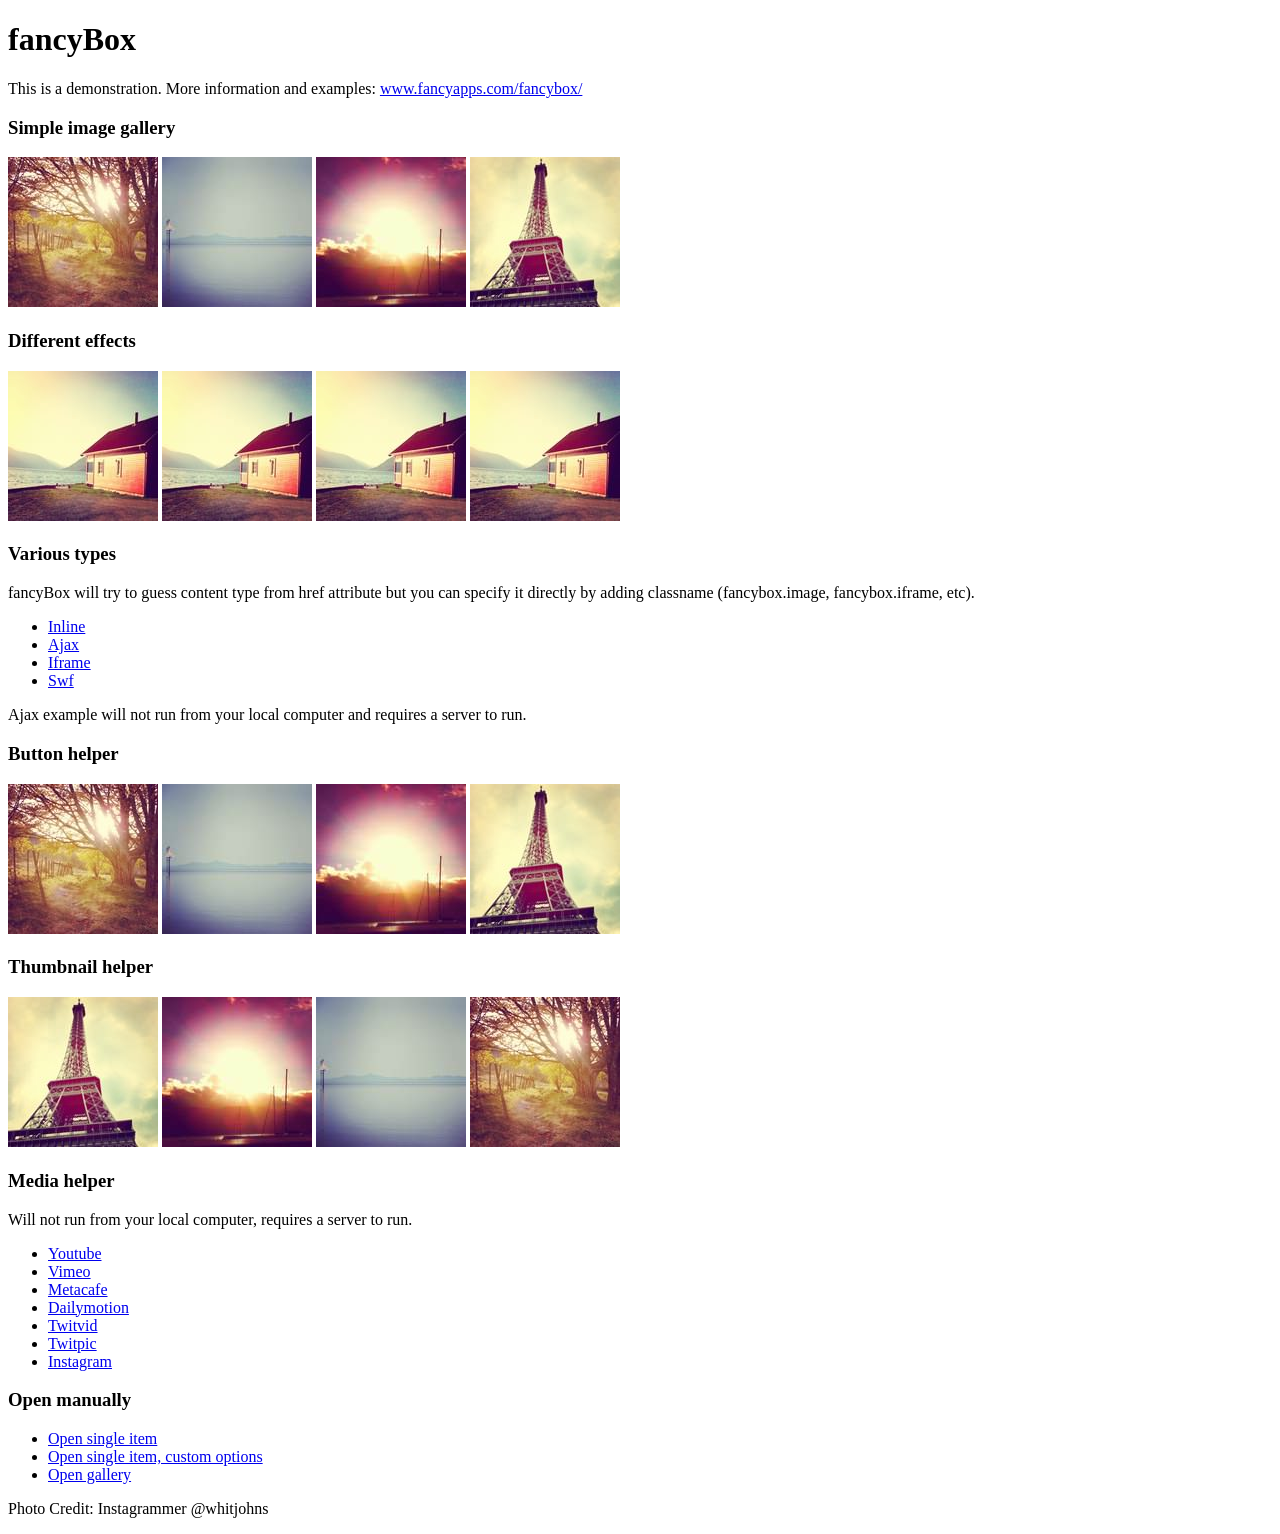
<file: infrastructure/platform-api-gateway/src/main/resources/static/plugins/fancybox/demo/index.html>
<!DOCTYPE html>
<html>
<head>
	<title>fancyBox - Fancy jQuery Lightbox Alternative | Demonstration</title>
	<meta http-equiv="Content-Type" content="text/html; charset=UTF-8" />

	<!-- Add jQuery library -->
	<script type="text/javascript" src="../lib/jquery-1.8.2.min.js"></script>

	<!-- Add mousewheel plugin (this is optional) -->
	<script type="text/javascript" src="../lib/jquery.mousewheel-3.0.6.pack.js"></script>

	<!-- Add fancyBox main JS and CSS files -->
	<script type="text/javascript" src="../source/jquery.fancybox.js?v=2.1.3"></script>
	<link rel="stylesheet" type="text/css" href="../source/jquery.fancybox.css?v=2.1.2" media="screen" />

	<!-- Add Button helper (this is optional) -->
	<link rel="stylesheet" type="text/css" href="../source/helpers/jquery.fancybox-buttons.css?v=1.0.5" />
	<script type="text/javascript" src="../source/helpers/jquery.fancybox-buttons.js?v=1.0.5"></script>

	<!-- Add Thumbnail helper (this is optional) -->
	<link rel="stylesheet" type="text/css" href="../source/helpers/jquery.fancybox-thumbs.css?v=1.0.7" />
	<script type="text/javascript" src="../source/helpers/jquery.fancybox-thumbs.js?v=1.0.7"></script>

	<!-- Add Media helper (this is optional) -->
	<script type="text/javascript" src="../source/helpers/jquery.fancybox-media.js?v=1.0.5"></script>

	<script type="text/javascript">
		$(document).ready(function() {
			/*
			 *  Simple image gallery. Uses default settings
			 */

			$('.fancybox').fancybox();

			/*
			 *  Different effects
			 */

			// Change title type, overlay closing speed
			$(".fancybox-effects-a").fancybox({
				helpers: {
					title : {
						type : 'outside'
					},
					overlay : {
						speedOut : 0
					}
				}
			});

			// Disable opening and closing animations, change title type
			$(".fancybox-effects-b").fancybox({
				openEffect  : 'none',
				closeEffect	: 'none',

				helpers : {
					title : {
						type : 'over'
					}
				}
			});

			// Set custom style, close if clicked, change title type and overlay color
			$(".fancybox-effects-c").fancybox({
				wrapCSS    : 'fancybox-custom',
				closeClick : true,

				openEffect : 'none',

				helpers : {
					title : {
						type : 'inside'
					},
					overlay : {
						css : {
							'background' : 'rgba(238,238,238,0.85)'
						}
					}
				}
			});

			// Remove padding, set opening and closing animations, close if clicked and disable overlay
			$(".fancybox-effects-d").fancybox({
				padding: 0,

				openEffect : 'elastic',
				openSpeed  : 150,

				closeEffect : 'elastic',
				closeSpeed  : 150,

				closeClick : true,

				helpers : {
					overlay : null
				}
			});

			/*
			 *  Button helper. Disable animations, hide close button, change title type and content
			 */

			$('.fancybox-buttons').fancybox({
				openEffect  : 'none',
				closeEffect : 'none',

				prevEffect : 'none',
				nextEffect : 'none',

				closeBtn  : false,

				helpers : {
					title : {
						type : 'inside'
					},
					buttons	: {}
				},

				afterLoad : function() {
					this.title = 'Image ' + (this.index + 1) + ' of ' + this.group.length + (this.title ? ' - ' + this.title : '');
				}
			});


			/*
			 *  Thumbnail helper. Disable animations, hide close button, arrows and slide to next gallery item if clicked
			 */

			$('.fancybox-thumbs').fancybox({
				prevEffect : 'none',
				nextEffect : 'none',

				closeBtn  : false,
				arrows    : false,
				nextClick : true,

				helpers : {
					thumbs : {
						width  : 50,
						height : 50
					}
				}
			});

			/*
			 *  Media helper. Group items, disable animations, hide arrows, enable media and button helpers.
			*/
			$('.fancybox-media')
				.attr('rel', 'media-gallery')
				.fancybox({
					openEffect : 'none',
					closeEffect : 'none',
					prevEffect : 'none',
					nextEffect : 'none',

					arrows : false,
					helpers : {
						media : {},
						buttons : {}
					}
				});

			/*
			 *  Open manually
			 */

			$("#fancybox-manual-a").click(function() {
				$.fancybox.open('1_b.jpg');
			});

			$("#fancybox-manual-b").click(function() {
				$.fancybox.open({
					href : 'iframe.html',
					type : 'iframe',
					padding : 5
				});
			});

			$("#fancybox-manual-c").click(function() {
				$.fancybox.open([
					{
						href : '1_b.jpg',
						title : 'My title'
					}, {
						href : '2_b.jpg',
						title : '2nd title'
					}, {
						href : '3_b.jpg'
					}
				], {
					helpers : {
						thumbs : {
							width: 75,
							height: 50
						}
					}
				});
			});


		});
	</script>
	<style type="text/css">
		.fancybox-custom .fancybox-skin {
			box-shadow: 0 0 50px #222;
		}
	</style>
</head>
<body>
	<h1>fancyBox</h1>

	<p>This is a demonstration. More information and examples: <a href="http://fancyapps.com/fancybox/">www.fancyapps.com/fancybox/</a></p>

	<h3>Simple image gallery</h3>
	<p>
		<a class="fancybox" href="1_b.jpg" data-fancybox-group="gallery" title="Lorem ipsum dolor sit amet"><img src="1_s.jpg" alt="" /></a>

		<a class="fancybox" href="2_b.jpg" data-fancybox-group="gallery" title="Etiam quis mi eu elit temp"><img src="2_s.jpg" alt="" /></a>

		<a class="fancybox" href="3_b.jpg" data-fancybox-group="gallery" title="Cras neque mi, semper leon"><img src="3_s.jpg" alt="" /></a>

		<a class="fancybox" href="4_b.jpg" data-fancybox-group="gallery" title="Sed vel sapien vel sem uno"><img src="4_s.jpg" alt="" /></a>
	</p>

	<h3>Different effects</h3>
	<p>
		<a class="fancybox-effects-a" href="5_b.jpg" title="Lorem ipsum dolor sit amet, consectetur adipiscing elit"><img src="5_s.jpg" alt="" /></a>

		<a class="fancybox-effects-b" href="5_b.jpg" title="Lorem ipsum dolor sit amet, consectetur adipiscing elit"><img src="5_s.jpg" alt="" /></a>

		<a class="fancybox-effects-c" href="5_b.jpg" title="Lorem ipsum dolor sit amet, consectetur adipiscing elit"><img src="5_s.jpg" alt="" /></a>

		<a class="fancybox-effects-d" href="5_b.jpg" title="Lorem ipsum dolor sit amet, consectetur adipiscing elit"><img src="5_s.jpg" alt="" /></a>
	</p>

	<h3>Various types</h3>
	<p>
		fancyBox will try to guess content type from href attribute but you can specify it directly by adding classname (fancybox.image, fancybox.iframe, etc).
	</p>
	<ul>
		<li><a class="fancybox" href="#inline1" title="Lorem ipsum dolor sit amet">Inline</a></li>
		<li><a class="fancybox fancybox.ajax" href="ajax.txt">Ajax</a></li>
		<li><a class="fancybox fancybox.iframe" href="iframe.html">Iframe</a></li>
		<li><a class="fancybox" href="http://www.adobe.com/jp/events/cs3_web_edition_tour/swfs/perform.swf">Swf</a></li>
	</ul>

	<div id="inline1" style="width:400px;display: none;">
		<h3>Etiam quis mi eu elit</h3>
		<p>
			Lorem ipsum dolor sit amet, consectetur adipiscing elit. Etiam quis mi eu elit tempor facilisis id et neque. Nulla sit amet sem sapien. Vestibulum imperdiet porta ante ac ornare. Nulla et lorem eu nibh adipiscing ultricies nec at lacus. Cras laoreet ultricies sem, at blandit mi eleifend aliquam. Nunc enim ipsum, vehicula non pretium varius, cursus ac tortor. Vivamus fringilla congue laoreet. Quisque ultrices sodales orci, quis rhoncus justo auctor in. Phasellus dui eros, bibendum eu feugiat ornare, faucibus eu mi. Nunc aliquet tempus sem, id aliquam diam varius ac. Maecenas nisl nunc, molestie vitae eleifend vel, iaculis sed magna. Aenean tempus lacus vitae orci posuere porttitor eget non felis. Donec lectus elit, aliquam nec eleifend sit amet, vestibulum sed nunc.
		</p>
	</div>

	<p>
		Ajax example will not run from your local computer and requires a server to run.
	</p>

	<h3>Button helper</h3>
	<p>
		<a class="fancybox-buttons" data-fancybox-group="button" href="1_b.jpg"><img src="1_s.jpg" alt="" /></a>

		<a class="fancybox-buttons" data-fancybox-group="button" href="2_b.jpg"><img src="2_s.jpg" alt="" /></a>

		<a class="fancybox-buttons" data-fancybox-group="button" href="3_b.jpg"><img src="3_s.jpg" alt="" /></a>

		<a class="fancybox-buttons" data-fancybox-group="button" href="4_b.jpg"><img src="4_s.jpg" alt="" /></a>
	</p>

	<h3>Thumbnail helper</h3>
	<p>
		<a class="fancybox-thumbs" data-fancybox-group="thumb" href="4_b.jpg"><img src="4_s.jpg" alt="" /></a>

		<a class="fancybox-thumbs" data-fancybox-group="thumb" href="3_b.jpg"><img src="3_s.jpg" alt="" /></a>

		<a class="fancybox-thumbs" data-fancybox-group="thumb" href="2_b.jpg"><img src="2_s.jpg" alt="" /></a>

		<a class="fancybox-thumbs" data-fancybox-group="thumb" href="1_b.jpg"><img src="1_s.jpg" alt="" /></a>
	</p>

	<h3>Media helper</h3>
	<p>
		Will not run from your local computer, requires a server to run.
	</p>

	<ul>
		<li><a class="fancybox-media" href="http://www.youtube.com/watch?v=opj24KnzrWo">Youtube</a></li>
		<li><a class="fancybox-media" href="http://vimeo.com/25634903">Vimeo</a></li>
		<li><a class="fancybox-media" href="http://www.metacafe.com/watch/7635964/">Metacafe</a></li>
		<li><a class="fancybox-media" href="http://www.dailymotion.com/video/xoeylt_electric-guest-this-head-i-hold_music">Dailymotion</a></li>
		<li><a class="fancybox-media" href="http://twitvid.com/QY7MD">Twitvid</a></li>
		<li><a class="fancybox-media" href="http://twitpic.com/7p93st">Twitpic</a></li>
		<li><a class="fancybox-media" href="http://instagr.am/p/IejkuUGxQn">Instagram</a></li>
	</ul>

	<h3>Open manually</h3>
	<ul>
		<li><a id="fancybox-manual-a" href="javascript:;">Open single item</a></li>
		<li><a id="fancybox-manual-b" href="javascript:;">Open single item, custom options</a></li>
		<li><a id="fancybox-manual-c" href="javascript:;">Open gallery</a></li>
	</ul>

	<p>
		Photo Credit: Instagrammer @whitjohns
	</p>
</body>
</html>
</file>
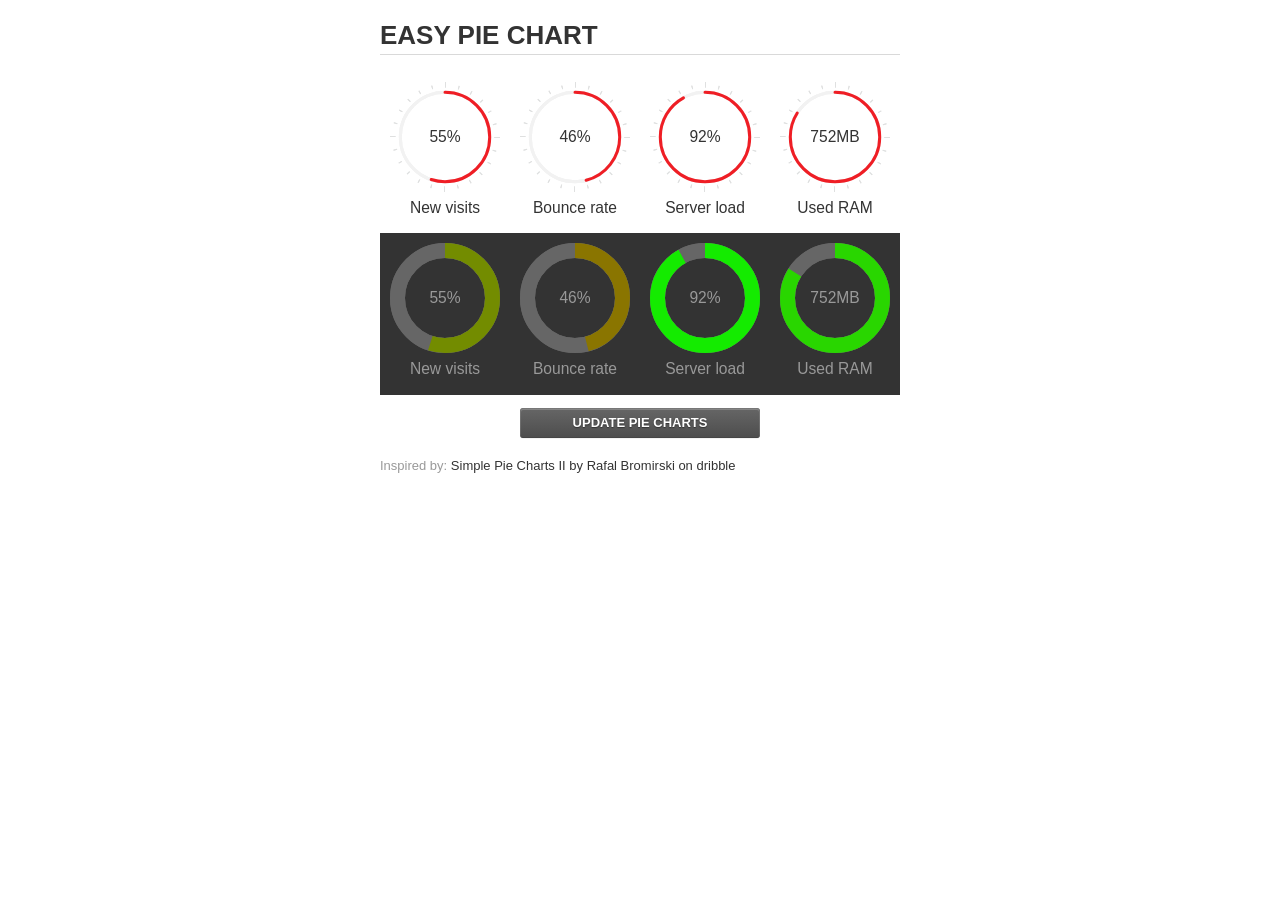
<file: infrastructure/platform-api-gateway/src/main/resources/static/plugins/jquery-easy-pie-chart/examples/index.html>
<!doctype html>
<html>
    <head>
        <meta charset="utf-8">
        <title>Easy Pie Chart</title>
        <script type="text/javascript" src="https://ajax.googleapis.com/ajax/libs/jquery/1.7.2/jquery.min.js"></script>
        <script type="text/javascript" src="http://html5shiv.googlecode.com/svn/trunk/html5.js"></script>
        <script type="text/javascript" src="excanvas.js"></script>
        <script type="text/javascript" src="../jquery.easy-pie-chart.js"></script>

        <link rel="stylesheet" type="text/css" href="style.css" media="screen">
        <link rel="stylesheet" type="text/css" href="../jquery.easy-pie-chart.css" media="screen">

        <meta name="viewport" content="width=device-width, initial-scale=1.0">

        <script type="text/javascript">
            var initPieChart = function() {
                $('.percentage').easyPieChart({
                    animate: 1000
                });
                $('.percentage-light').easyPieChart({
                    barColor: function(percent) {
                        percent /= 100;
                        return "rgb(" + Math.round(255 * (1-percent)) + ", " + Math.round(255 * percent) + ", 0)";
                    },
                    trackColor: '#666',
                    scaleColor: false,
                    lineCap: 'butt',
                    lineWidth: 15,
                    animate: 1000
                });

                $('.updateEasyPieChart').on('click', function(e) {
                  e.preventDefault();
                  $('.percentage, .percentage-light').each(function() {
                    var newValue = Math.round(100*Math.random());
                    $(this).data('easyPieChart').update(newValue);
                    $('span', this).text(newValue);
                  });
                });
            };
        </script>
    </head>
    <body onload="initPieChart();">
        <div class="container">
            <h1>EASY PIE CHART</h1>
            <div class="chart">
                <div class="percentage success" data-percent="55"><span>55</span>%</div>
                <div class="label">New visits</div>
            </div>
            <div class="chart">
                <div class="percentage" data-percent="46"><span>46</span>%</div>
                <div class="label">Bounce rate</div>
            </div>
            <div class="chart">
                <div class="percentage" data-percent="92"><span>92</span>%</div>
                <div class="label">Server load</div>
            </div>
            <div class="chart">
                <div class="percentage" data-percent="84"><span>752</span>MB</div>
                <div class="label">Used RAM</div>
            </div>
            <div style="clear:both;"></div>
            <div class="dark">
                <div class="chart">
                    <div id="sparkline_bar" class="percentage-light" data-percent="55"><span>55</span>%</div>
                    <div class="label">New visits</div>
                </div>
                <div class="chart">
                    <div id="sparkline_bar" class="percentage-light" data-percent="46"><span>46</span>%</div>
                    <div class="label">Bounce rate</div>
                </div>
                <div class="chart">
                    <div class="percentage-light" data-percent="92"><span>92</span>%</div>
                    <div class="label">Server load</div>
                </div>
                <div class="chart">
                    <div class="percentage-light" data-percent="84"><span>752</span>MB</div>
                    <div class="label">Used RAM</div>
                </div>
                <div style="clear:both;"></div>
            </div>

            <p><a href="#" class="button updateEasyPieChart">Update pie charts</a></p>

            <p class="credits">Inspired by: <a href="http://drbl.in/ezuc" target="_blank">Simple Pie Charts II by Rafal Bromirski on dribble</a></p>
        </div>
    </body>
</html>
</file>
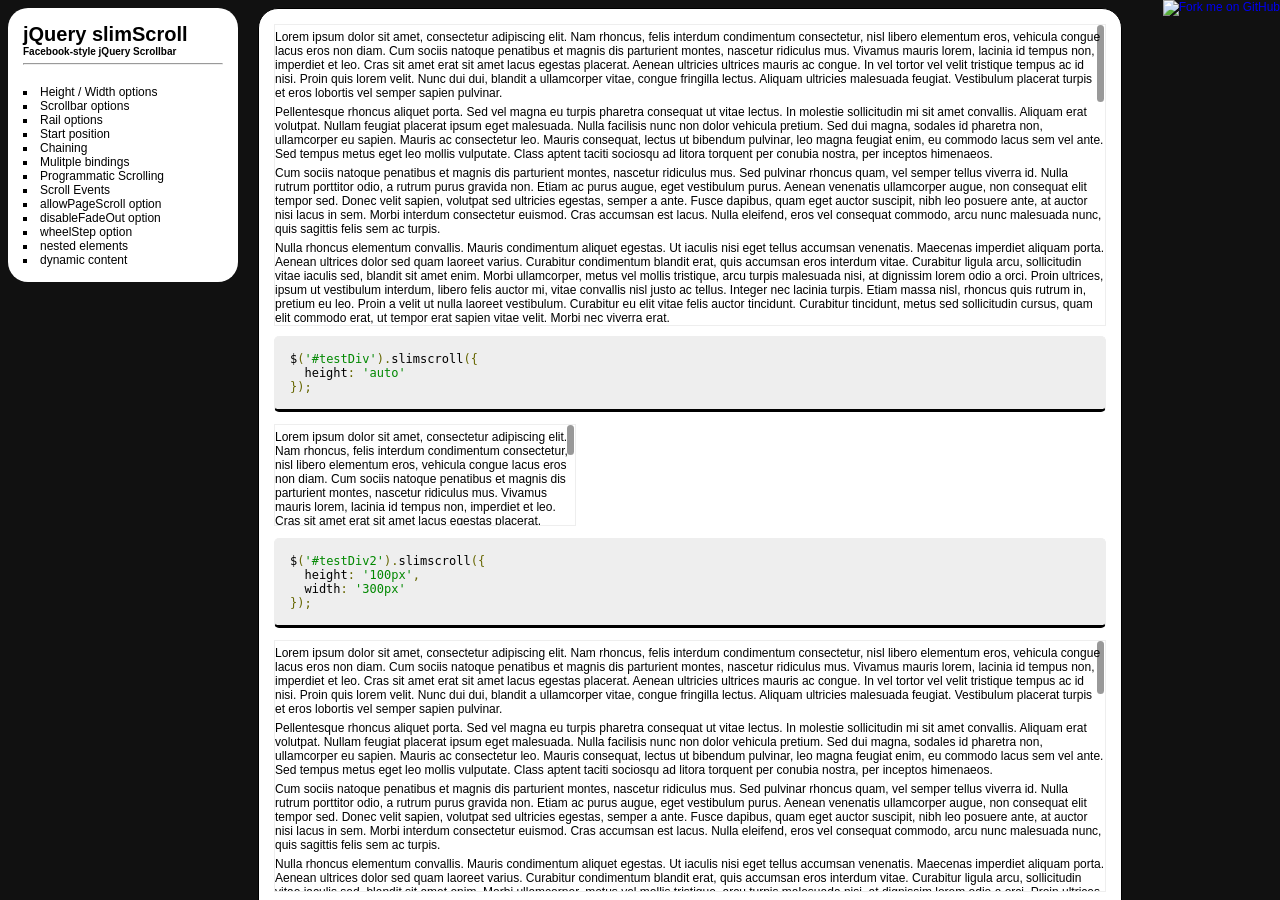
<file: infrastructure/platform-api-gateway/src/main/resources/static/plugins/jquery-slimscroll/examples/index.html>
<!DOCTYPE html PUBLIC "-//W3C//DTD XHTML 1.0 Frameset//EN" "http://www.w3.org/TR/xhtml1/DTD/xhtml1-frameset.dtd">
<html>
    <head>
    </head>
    <frameset framespacing="0" cols="250,*" frameborder="0" noresize>
        <frame name="nav" src="navigation.html" target="top">
        <frame name="main" src="height-width.html" target="main">
    </frameset>
</html>
</file>
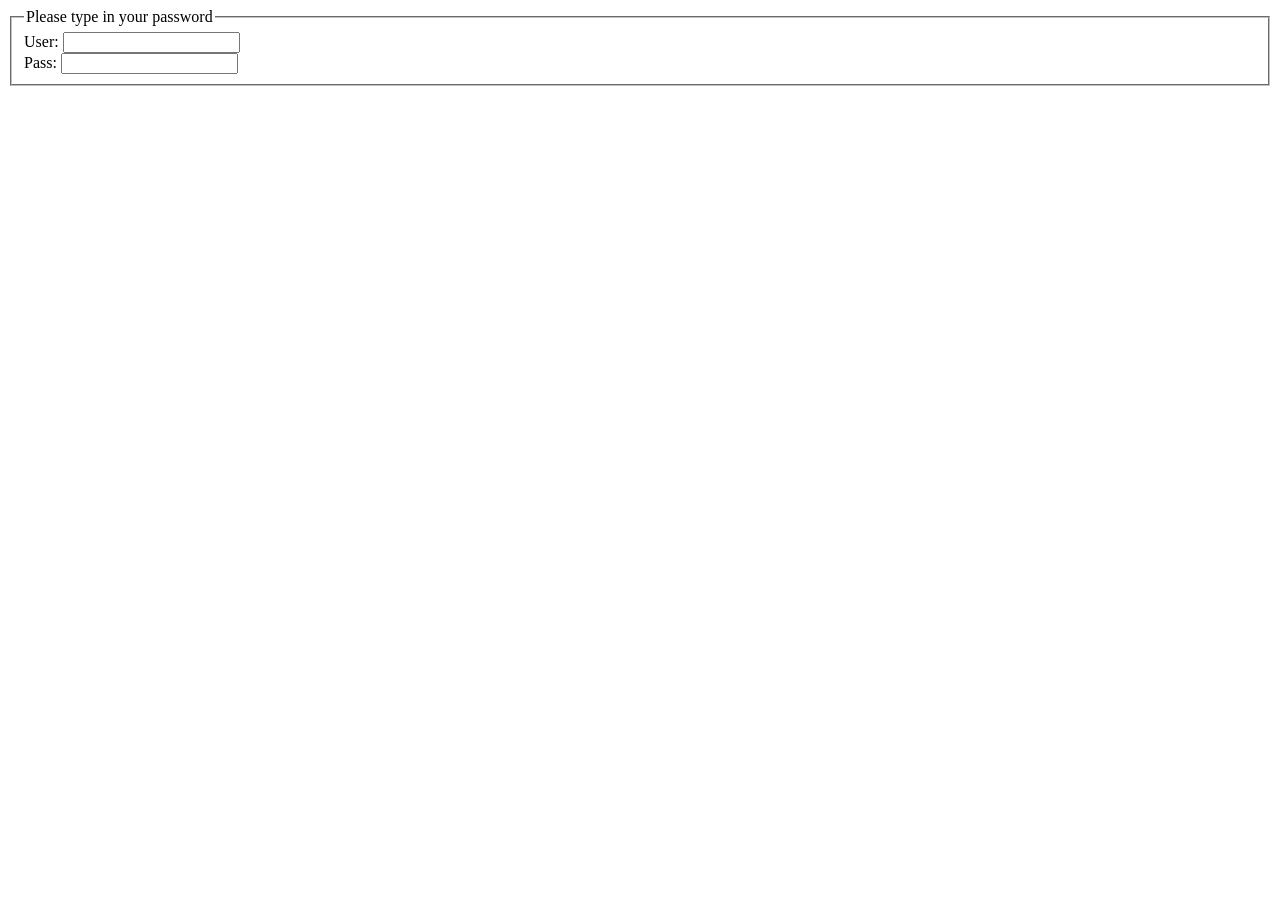
<file: infrastructure/platform-api-gateway/src/main/resources/static/plugins/jquery.pwstrength.bootstrap/test/index.html>
<!DOCTYPE html>
<html>
<head>
    <title>Bootstrap Password Strength Meter Example</title>
    <link rel="stylesheet" media="screen" href="bootstrap.css" />
</head>
<body>
    <form>
        <fieldset>
            <legend>Please type in your password</legend>
            User: <input type="text" id="username" /><br />
            Pass: <input type="password" id="password" />
            <div id="messages"></div>
        </fieldset>
    </form>

    <script src="//ajax.googleapis.com/ajax/libs/jquery/1.8.3/jquery.min.js"></script>
    <script type="text/javascript" src="pwstrength.js"></script>
    <script type="text/javascript">
        jQuery(document).ready(function () {
            "use strict";
            var options = {
                onLoad: function () {
                    $('#messages').text('Start typing password');
                },
                onKeyUp: function (evt) {
                    $(evt.target).pwstrength("outputErrorList");
                }
            };
            $(':password').pwstrength(options);
        });
    </script>
</body>
</html>
</file>
<file: infrastructure/platform-api-gateway/src/main/resources/static/plugins/tooltipster/doc/css/prettify.css>
/* Pretty printing styles. Used with prettify.js. */

/* SPAN elements with the classes below are added by prettyprint. */
.pln { color: #000 }  /* plain text */

@media screen {
  .str { color: #080 }  /* string content */
  .kwd { color: #008 }  /* a keyword */
  .com { color: #800 }  /* a comment */
  .typ { color: #606 }  /* a type name */
  .lit { color: #066 }  /* a literal value */
  /* punctuation, lisp open bracket, lisp close bracket */
  .pun, .opn, .clo { color: #660 }
  .tag { color: #008 }  /* a markup tag name */
  .atn { color: #606 }  /* a markup attribute name */
  .atv { color: #080 }  /* a markup attribute value */
  .dec, .var { color: #606 }  /* a declaration; a variable name */
  .fun { color: red }  /* a function name */
}

/* Use higher contrast and text-weight for printable form. */
@media print, projection {
  .str { color: #060 }
  .kwd { color: #006; font-weight: bold }
  .com { color: #600; font-style: italic }
  .typ { color: #404; font-weight: bold }
  .lit { color: #044 }
  .pun, .opn, .clo { color: #440 }
  .tag { color: #006; font-weight: bold }
  .atn { color: #404 }
  .atv { color: #060 }
}

/* Specify class=linenums on a pre to get line numbering */
ol.linenums { margin-top: 0; margin-bottom: 0 } /* IE indents via margin-left */
li.L0,
li.L1,
li.L2,
li.L3,
li.L5,
li.L6,
li.L7,
li.L8 { list-style-type: none }
/* Alternate shading for lines */
li.L1,
li.L3,
li.L5,
li.L7,
li.L9 { background: #eee }
</file>
<file: infrastructure/platform-api-gateway/src/main/resources/static/plugins/tooltipster/doc/css/style.css>
/*blue #0078c9
orange #ff5e3c		*/

@import url(http://fonts.googleapis.com/css?family=Open+Sans:300,400,600,700);

@font-face {
	font-family: 'icomoon';
	src:url('../images/icons/icomoon.eot');
	src:url('../images/icons/icomoond41d.eot?#iefix') format('embedded-opentype'),
		url('../images/icons/icomoon.svg#icomoon') format('svg'),
		url('../images/icons/icomoon.woff') format('woff'),
		url('../images/icons/icomoon.ttf') format('truetype');
	font-weight: normal;
	font-style: normal;
}

::selection {
	background: #0078c9;
	color: #fff;
}
::-moz-selection {
	background: #0078c9;
	color: #fff;
}

body, html {
	height: 100%;
}

body {
	color: #5d6365;
	font-size: 1em;
	line-height: 1.6em;
	font-family: 'Open Sans', sans-serif;
	font-weight: 300;
	background: #5d6365;
}

#background {
	position: absolute;
	top: 0;
	left: 0;
	width: 100%;
	height: 100%;
	overflow: hidden;
}
#background img {
	min-height: 100%;
	min-width: 100%;
}
#background:before {
	content: '';
	display: block;
	width: 100%;
	height: 20%;
	position: absolute;
	bottom: 0;
	background: -moz-linear-gradient(top,  rgba(93,99,101,0) 0%, rgba(93,99,101,1) 100%); /* FF3.6+ */
	background: -webkit-gradient(linear, left top, left bottom, color-stop(0%,rgba(93,99,101,0)), color-stop(100%,rgba(93,99,101,1))); /* Chrome,Safari4+ */
	background: -webkit-linear-gradient(top,  rgba(93,99,101,0) 0%,rgba(93,99,101,1) 100%); /* Chrome10+,Safari5.1+ */
	background: -o-linear-gradient(top,  rgba(93,99,101,0) 0%,rgba(93,99,101,1) 100%); /* Opera 11.10+ */
	background: -ms-linear-gradient(top,  rgba(93,99,101,0) 0%,rgba(93,99,101,1) 100%); /* IE10+ */
	background: linear-gradient(to bottom,  rgba(93,99,101,0) 0%,rgba(93,99,101,1) 100%); /* W3C */
	filter: progid:DXImageTransform.Microsoft.gradient( startColorstr='#005d6365', endColorstr='#5d6365',GradientType=0 ); /* IE6-9 */
}

#wrapper {
	width: 100%;
	max-width: 1300px;
	margin: 0 auto;
	position: relative;
	box-shadow: 0.6em 0px 15px rgba(0,0,0,0.1), -0.6em 0px 15px rgba(0,0,0,0.1);
}

* {
	-webkit-transition: all 300ms;
	-moz-transition: all 300ms;
	-o-transition: all 300ms;
	-ms-transition: all 300ms;
	transition: all 300ms;
}

h1 {
	font-weight: 300;
	font-size: 1.4em;
	line-height: 1.4em;
	margin-bottom: 1.8em;
}
h2 {
	color: #a9b1b3;
	font-weight: 300;
	font-size: 4em;
	line-height: 1.4em;
	margin-bottom: 0.5em;
}
h3 {
	font-size: 2em;
	line-height: 1.4em;
	margin-bottom: 0.7em;
	padding-top: 1em;
}
h4 {
	font-size: 1.4em;
	line-height: 1.4em;
	font-weight: 400;
	margin-bottom: 1em;
}
p {
	margin-bottom: 1.5em;
}

strong {
	font-weight: 600;
}

a {
	text-decoration: none;
	color: #0078c9;
	font-weight: 600;
}
a:hover {
	color: #a9b1b3;
}
a.alt {
	color: rgba(255,255,255,0.75);
}
a.alt:hover {
	color: rgba(255,255,255,1);
}

a:before {
	font-family: 'icomoon';
	font-style: normal;
	speak: none;
	font-weight: normal;
	line-height: 1;
	-webkit-font-smoothing: antialiased;
}

a.button {
	display: inline-block;
	padding: 0.8em 1em;
	border: 3px solid #ff5e3c;
	border-radius: 6px;
	color: #ff5e3c;
	background: #fff;
	font-weight: 600;
}
a.button:hover {
	background: #ff5e3c;
	color: #fff;
}
a.button.alt {
	color: #ff5e3c;
	border: none;
}
a.button.alt:hover {
	background: #ff5e3c;
	color: #fff;
	border: none;
}
a.button:active {
	-webkit-transform: scale3d(0.95,0.95,1);
	-moz-transform: scale3d(0.95,0.95,1);
	-o-transform: scale3d(0.95,0.95,1);
	-ms-transform: scale3d(0.95,0.95,1);
	transform: scale3d(0.95,0.95,1);
}

a.white {
	color: #fff;
	padding-bottom: 3px;
	border-bottom: 1px solid rgba(255,255,255,0);
}
a.white:hover {
	border-bottom: 1px solid rgba(255,255,255,1);
}

.row {
	overflow: hidden;
}

header {
	background: #fff;
	position: fixed;
	top: 0;
	right: 0;
	left: 0;
	width: 100%;
	max-width: 1300px;
	padding: 0 1.25em 0 2em;
	margin: 0 auto;
	box-shadow: 0px 3px 0px rgba(0,0,0,0.05);
	box-sizing: border-box;
	-moz-box-sizing: border-box;
}
header select {
	display: none;
}

section {
	width: 100%;
	margin: 0 auto;
	overflow: hidden;
	border-bottom: 2px dashed #e5eaeb;
	padding: 6em;
	background: #fff;
	box-sizing: border-box;
	-moz-box-sizing: border-box;
}
#talk {
	border-bottom: none !important;
}

footer {
	width: 100%;
	margin: 0 auto;
	padding: 6em;
	background: #0078c9;
	color: #fff;
	box-sizing: border-box;
	-moz-box-sizing: border-box;
	text-align: center;
}

nav {
	width: 100%;
	max-width: 1300px;
	box-sizing: border-box;
	-moz-box-sizing: border-box;
	background: #fff;
	float: right;
	z-index: 2;
	text-align: right;
}
nav ul {
	display: block;
	width: auto;
	float: right;
}
nav li {
	display: inline-block;
	margin: 0;
	float: left;
}
nav a {
	display: inline-block;
	font-weight: 400;
	color: #a9b1b3;
	padding: 1.5em 0.75em;
}
nav a:hover {
	background: #0078c9;
	color: #fff;
}

#mobile-nav {
	display: none;
}

#social {
	width: auto;
	position: absolute;
	left: 0;
	top: 0;
	z-index: 3;
}
#social div {
	float: left;
	width: 90px;
	padding: 1.5em 2em;
}
#tweet {
	margin-top: 2px;
}
div#github {
	position: relative;
	bottom: 4px;
	margin-left: 0px;
	width: 90px;
}
#github a {
	-webkit-transition: none;
	-moz-transition: none;
	-o-transition: none;
	-ms-transition: none;
	transition: none;
}

pre {
	box-sizing: border-box;
	-moz-box-sizing: border-box;
	padding: 3em;
	background: #e6eff1;
	box-shadow: 0px 0px 20px rgba(0,0,0,0.0);
	margin-bottom: 4em;
	white-space: pre-wrap;
}
pre:hover {
	background: #fff;
	box-shadow: 0px 0px 20px rgba(0,0,0,0.3);
}
pre:last-child {
	margin-bottom: 0;
}


/* 
-------------------------------------
Welcome
-------------------------------------
*/

#welcome {
	text-align: center;
	padding: 12em 0 9em;
	color: #fff;
	width: 100%;
	border-bottom: none;
	background: rgba(0,0,0,0.3);
}

#welcome h1 {
	display: block;
	max-width: 635px;
	margin-left: auto;
	margin-right: auto;
}

#tooltipster {
	width: 100%;
	max-width: 258px;
	margin-bottom: 2em;
}

#browser-support {
	margin-bottom: 2.8em;
}
#browser-support li {
	display: inline-block;
	margin: 0.25em;
	font-size: 0;
	line-height: 0;
}
#browser-support li img {
	height: 42px;
	opacity: 0.5;
}
#browser-support li img:hover {
	opacity: 1;
}

#download {
	font-size: 1.2em;
	line-height: 1.4em;
	width: 100%;
}
#download a.button {
	margin-right: 0.6em;
}
#download a.button:before {
	content: "\64";
	padding-right: 1em;
	font-size: 0.9em;
}


/* 
-------------------------------------
Demos
-------------------------------------
*/

#demos ul {
	display: block;
	width: 100%;
	font-size: 1.4em;
	line-height: 1.4em;
}
#demos li {
	display: block;
	width: 50%;
	font-weight: 400;
	margin-bottom: 1em;
	overflow: hidden;
	padding-top: 1.4em;
	padding-right: 2em;
	box-sizing: border-box;
	-moz-box-sizing: border-box;
	float: left;
}
#demos span {
	display: block;
	border: 3px solid #ff5e3c;
	border-radius: 100%;
	box-sizing: border-box;
	-moz-box-sizing: border-box;
	width: 5em;
	height: 5em;
	background: #ff5e3c;
	color: #fff;
	font-size: 0.6em;
	line-height: 1em;
	font-weight: 700;
	padding: 1.8em 0 0 0;
	text-align: center;
	margin: -1.4em 1em 0 0;
	text-transform: uppercase;
	float: left;
}
#demos span:hover {
	background: #fff !important;
	color: #5d6365;
	border: 3px solid #5d6365 !important;
	cursor: pointer;
}


/* 
-------------------------------------
Tooltips
-------------------------------------
*/

#demos span.tooltipster-icon {
	cursor: help;
	margin-left: 4px;
	background: #0078c9;
	border: 3px solid #0078c9;
	width: 2.3em;
	height: 2.3em;
	padding: 0.4em 0 0;
	margin: 2em 0 0 -3em;
}

.tooltipster-default .tooltipster-content {
	font-family: 'Open Sans', sans-serif;
}
.tooltipster-default .tooltipster-content img {
	float: left;
	margin-right: 10px;
	border: 2px solid #000;
}
.tooltipster-default .tooltipster-content p {
	margin: 0;
}
.tooltipster-default .tooltipster-content a {
	color: #fff;
	border-bottom: 1px solid rgba(255,255,255,0.4);
}
.tooltipster-default .tooltipster-content a:hover {
	color: #fff;
	border-bottom: 1px solid rgba(255,255,255,1);
}

.tooltipster-blue {
	background: #0078c9;
	color: #fff;
	border-radius: 5px;
}
.tooltipster-blue .tooltipster-content {
	font-family: 'Open Sans', sans-serif;
	font-size: 14px;
	line-height: 16px;
	padding: 8px 10px;
}

.tooltipster-white {
	background: #fff;
	color: #0078c9;
	border-radius: 5px; 
}
.tooltipster-white .tooltipster-content {
	font-family: 'Open Sans', sans-serif;
	font-size: 14px;
	line-height: 16px;
	padding: 8px 10px;
}

.tooltipster-pink {
	background: url(../images/pattern-navy.png);
	background-color: #ff3c70;
	color: #fff; 
	border-radius: 5px;	
	box-shadow: inset -3px -3px 0 #ff3c70;
}
.tooltipster-pink .tooltipster-content {
	font-family: 'Courier', monospace;
	font-weight: 400;
	font-size: 16px;
	line-height: 16px;
	padding: 15px 18px;
}


/* 
-------------------------------------
Options
-------------------------------------
*/

table {
	width: 100%;
}
table h4 {
	margin-bottom: 0;
}
tr:nth-child(odd) {
	background: #f4f5f7;
}
td {
	padding: 2em;
}
td h4 {
	font-family: 'Courier', monospace;
	color: #0078c9;
}


/* 
-------------------------------------
Themes
-------------------------------------
*/

#themes .themes a {
	display: inline-block;
	padding: 1em;
	margin-right: 1em;
	margin-bottom: 1em;
	opacity: 0.8;
}
#themes a:hover {
	opacity: 1;
}

a.tooltipster-default-preview {
	border-radius: 5px; 
	border: 2px solid #000;
	background: #4c4c4c;
	color: #fff;
	font-family: Arial, sans-serif;
	font-size: 14px;
	line-height: 16px;
	padding: 8px 10px;
	font-weight: 400;
	box-sizing: border-box;
	-moz-box-sizing: border-box;
}

a.tooltipster-light-preview {
	border-radius: 5px; 
	border: 1px solid #cccccc;
	background: #ededed;
	color: #666666;
	font-family: Arial, sans-serif;
	font-size: 14px;
	line-height: 16px;
	padding: 8px 10px;
	font-weight: 400;
}
.tooltipster-light {
	border-radius: 5px; 
	border: 1px solid #cccccc;
	background: #ededed;
	color: #666666;
}
.tooltipster-light .tooltipster-content {
	font-family: Arial, sans-serif;
	font-size: 14px;
	line-height: 16px;
	padding: 8px 10px;
}

a.tooltipster-punk-preview {
	border-radius: 5px;
	border-bottom: 3px solid #f71169;
	background: #2a2a2a;
	color: #fff;
	font-family: 'Courier', monospace;
	font-size: 14px;
	line-height: 16px;
	padding: 8px 10px;
	font-weight: 400;
}
.tooltipster-punk {
	border-radius: 5px; 
	border-bottom: 3px solid #f71169;
	background: #2a2a2a;
	color: #fff;
}
.tooltipster-punk .tooltipster-content {
	font-family: 'Courier', monospace;
	font-size: 14px;
	line-height: 16px;
	padding: 8px 10px;
}

a.tooltipster-noir-preview {
	border-radius: 0px;
	border: 3px solid #2c2c2c;
	background: #fff;
	color: #2c2c2c;
	font-family: 'Georgia', serif;
	font-size: 14px;
	line-height: 16px;
	padding: 8px 10px;
	font-weight: 400;
}
.tooltipster-noir {
	border-radius: 0px; 
	border: 3px solid #2c2c2c;
	background: #fff;
	color: #2c2c2c;
}
.tooltipster-noir .tooltipster-content {
	font-family: 'Georgia', serif;
	font-size: 14px;
	line-height: 16px;
	padding: 8px 10px;
}

a.tooltipster-shadow-preview {
	border-radius: 5px;
	background: #fff;
	box-shadow: 0px 0px 14px rgba(0,0,0,0.3);
	color: #2c2c2c;
	font-family: 'Arial', sans-serif;
	font-size: 14px;
	line-height: 16px;
	padding: 8px 10px;
	font-weight: 400;
}
.tooltipster-shadow {
	border-radius: 5px;
	background: #fff;
	box-shadow: 0px 0px 14px rgba(0,0,0,0.3);
	color: #2c2c2c;
}
.tooltipster-shadow .tooltipster-content {
	font-family: 'Arial', sans-serif;
	font-size: 14px;
	line-height: 16px;
	padding: 8px 10px;
}


/* 
-------------------------------------
Talk
-------------------------------------
*/

#talk h3 {
	margin-bottom: 1em;
}


/* 
-------------------------------------
Breakpoints
-------------------------------------
*/

@media all and (max-width : 1100px) {
	#tweet, #gplus {
		display: none;
	}
	#demos li {
		width: 100%;
	}
	table, tr, td {
		display: block;
	}
	td {
		padding: 2em 2em 0 2em;
	}
	td:last-child {
		padding-bottom: 2em;
	}
}

@media all and (max-width : 920px) {
	#demos ul {
		width: 100%;
		padding: 0;
	}
}

@media all and (max-width : 820px) {
	nav ul {
		display: none;
	}
	#social div {
		padding: 0.5em 0.7em;
	}
	header {
		padding: 0;
	}
	header select {
		display: block;
		float: right;
		margin: 1em 1em;
	}
	section {
		padding: 3em;
	}
	#welcome {
		padding: 7.4em 3em 6em;
	}
	#download span {
		display: block;
		margin-top: 0.5em;
	}
}

@media all and (max-width : 450px) {
	table h4 {
		font-size: 1em;
		line-height: 1em;
	}
	section {
		padding: 2em;
	}
	h2 {
		font-size: 3em;
		line-height: 1.2em;
		margin-bottom: 0.23em;
	}
	h3 {
		font-size: 1.4em;
		line-height: 1.4em;
		margin-bottom: 1.3em;
	}
	h4 {
		font-size: 1.2em;
	}
	pre {
		padding: 1em;
	}
}
</file>
<file: infrastructure/platform-api-gateway/src/main/resources/static/plugins/tooltipster/css/tooltipster.css>
html {
	 -webkit-font-smoothing: antialiased;
}

/* This is the default Tooltipster theme (feel free to modify or duplicate and create multiple themes!): */
.tooltipster-default {
	border-radius: 5px; 
	border: 2px solid #000;
	background: #4c4c4c;
	color: #fff;
}

/* Use this next selector to style things like font-size and line-height: */
.tooltipster-default .tooltipster-content {
	font-family: Arial, sans-serif;
	font-size: 14px;
	line-height: 16px;
	padding: 8px 10px;
	overflow: hidden;
}

/* This next selector defines the color of the border on the outside of the arrow. This will automatically match the color and size of the border set on the main tooltip styles. Set display: none; if you would like a border around the tooltip but no border around the arrow */
.tooltipster-default .tooltipster-arrow .tooltipster-arrow-border {
	/* border-color: ... !important; */
}


/* If you're using the icon option, use this next selector to style them */
.tooltipster-icon {
	cursor: help;
	margin-left: 4px;
}








/* This is the base styling required to make all Tooltipsters work */
.tooltipster-base {
	padding: 0;
	font-size: 0;
	line-height: 0;
	position: absolute;
	z-index: 9999999;
	pointer-events: none;
	width: auto;
	overflow: visible;
}
.tooltipster-base .tooltipster-content {
	overflow: hidden;
}


/* These next classes handle the styles for the little arrow attached to the tooltip. By default, the arrow will inherit the same colors and border as what is set on the main tooltip itself. */
.tooltipster-arrow {
	display: block;
	text-align: center;
	width: 100%;
	height: 100%;
	position: absolute;
	top: 0;
	left: 0;
	z-index: -1;
}
.tooltipster-arrow span, .tooltipster-arrow-border {
	display: block;
	width: 0; 
	height: 0;
	position: absolute;
}
.tooltipster-arrow-top span, .tooltipster-arrow-top-right span, .tooltipster-arrow-top-left span {
	border-left: 8px solid transparent !important;
	border-right: 8px solid transparent !important;
	border-top: 8px solid;
	bottom: -7px;
}
.tooltipster-arrow-top .tooltipster-arrow-border, .tooltipster-arrow-top-right .tooltipster-arrow-border, .tooltipster-arrow-top-left .tooltipster-arrow-border {
	border-left: 9px solid transparent !important;
	border-right: 9px solid transparent !important;
	border-top: 9px solid;
	bottom: -7px;
}

.tooltipster-arrow-bottom span, .tooltipster-arrow-bottom-right span, .tooltipster-arrow-bottom-left span {
	border-left: 8px solid transparent !important;
	border-right: 8px solid transparent !important;
	border-bottom: 8px solid;
	top: -7px;
}
.tooltipster-arrow-bottom .tooltipster-arrow-border, .tooltipster-arrow-bottom-right .tooltipster-arrow-border, .tooltipster-arrow-bottom-left .tooltipster-arrow-border {
	border-left: 9px solid transparent !important;
	border-right: 9px solid transparent !important;
	border-bottom: 9px solid;
	top: -7px;
}
.tooltipster-arrow-top span, .tooltipster-arrow-top .tooltipster-arrow-border, .tooltipster-arrow-bottom span, .tooltipster-arrow-bottom .tooltipster-arrow-border {
	left: 0;
	right: 0;
	margin: 0 auto;
}
.tooltipster-arrow-top-left span, .tooltipster-arrow-bottom-left span {
	left: 6px;
}
.tooltipster-arrow-top-left .tooltipster-arrow-border, .tooltipster-arrow-bottom-left .tooltipster-arrow-border {
	left: 5px;
}
.tooltipster-arrow-top-right span,  .tooltipster-arrow-bottom-right span {
	right: 6px;
}
.tooltipster-arrow-top-right .tooltipster-arrow-border, .tooltipster-arrow-bottom-right .tooltipster-arrow-border {
	right: 5px;
}
.tooltipster-arrow-left span, .tooltipster-arrow-left .tooltipster-arrow-border {
	border-top: 8px solid transparent !important;
	border-bottom: 8px solid transparent !important; 
	border-left: 8px solid;
	top: 50%;
	margin-top: -7px;
	right: -7px;
}
.tooltipster-arrow-left .tooltipster-arrow-border {
	border-top: 9px solid transparent !important;
	border-bottom: 9px solid transparent !important; 
	border-left: 9px solid;
	margin-top: -8px;
}
.tooltipster-arrow-right span, .tooltipster-arrow-right .tooltipster-arrow-border {
	border-top: 8px solid transparent !important;
	border-bottom: 8px solid transparent !important; 
	border-right: 8px solid;
	top: 50%;
	margin-top: -7px;
	left: -7px;
}
.tooltipster-arrow-right .tooltipster-arrow-border {
	border-top: 9px solid transparent !important;
	border-bottom: 9px solid transparent !important; 
	border-right: 9px solid;
	margin-top: -8px;
}


/* Some CSS magic for the awesome animations - feel free to make your own custom animations and reference it in your Tooltipster settings! */

.tooltipster-fade {
	opacity: 0;
	-webkit-transition-property: opacity;
	-moz-transition-property: opacity;
	-o-transition-property: opacity;
	-ms-transition-property: opacity;
	transition-property: opacity;
}
.tooltipster-fade-show {
	opacity: 1;
}

.tooltipster-grow {
	-webkit-transform: scale(0,0);
	-moz-transform: scale(0,0);
	-o-transform: scale(0,0);
	-ms-transform: scale(0,0);
	transform: scale(0,0);
	-webkit-transition-property: -webkit-transform;
	-moz-transition-property: -moz-transform;
	-o-transition-property: -o-transform;
	-ms-transition-property: -ms-transform;
	transition-property: transform;
	-webkit-backface-visibility: hidden;
}
.tooltipster-grow-show {
	-webkit-transform: scale(1,1);
	-moz-transform: scale(1,1);
	-o-transform: scale(1,1);
	-ms-transform: scale(1,1);
	transform: scale(1,1);
	-webkit-transition-timing-function: cubic-bezier(0.175, 0.885, 0.320, 1);
	-webkit-transition-timing-function: cubic-bezier(0.175, 0.885, 0.320, 1.15); 
	-moz-transition-timing-function: cubic-bezier(0.175, 0.885, 0.320, 1.15); 
	-ms-transition-timing-function: cubic-bezier(0.175, 0.885, 0.320, 1.15); 
	-o-transition-timing-function: cubic-bezier(0.175, 0.885, 0.320, 1.15); 
	transition-timing-function: cubic-bezier(0.175, 0.885, 0.320, 1.15);
}

.tooltipster-swing {
	opacity: 0;
	-webkit-transform: rotateZ(4deg);
	-moz-transform: rotateZ(4deg);
	-o-transform: rotateZ(4deg);
	-ms-transform: rotateZ(4deg);
	transform: rotateZ(4deg);
	-webkit-transition-property: -webkit-transform, opacity;
	-moz-transition-property: -moz-transform;
	-o-transition-property: -o-transform;
	-ms-transition-property: -ms-transform;
	transition-property: transform;
}
.tooltipster-swing-show {
	opacity: 1;
	-webkit-transform: rotateZ(0deg);
	-moz-transform: rotateZ(0deg);
	-o-transform: rotateZ(0deg);
	-ms-transform: rotateZ(0deg);
	transform: rotateZ(0deg);
	-webkit-transition-timing-function: cubic-bezier(0.230, 0.635, 0.495, 1);
	-webkit-transition-timing-function: cubic-bezier(0.230, 0.635, 0.495, 2.4); 
	-moz-transition-timing-function: cubic-bezier(0.230, 0.635, 0.495, 2.4); 
	-ms-transition-timing-function: cubic-bezier(0.230, 0.635, 0.495, 2.4); 
	-o-transition-timing-function: cubic-bezier(0.230, 0.635, 0.495, 2.4); 
	transition-timing-function: cubic-bezier(0.230, 0.635, 0.495, 2.4);
}

.tooltipster-fall {
	top: 0;
	-webkit-transition-property: top;
	-moz-transition-property: top;
	-o-transition-property: top;
	-ms-transition-property: top;
	transition-property: top;
	-webkit-transition-timing-function: cubic-bezier(0.175, 0.885, 0.320, 1);
	-webkit-transition-timing-function: cubic-bezier(0.175, 0.885, 0.320, 1.15); 
	-moz-transition-timing-function: cubic-bezier(0.175, 0.885, 0.320, 1.15); 
	-ms-transition-timing-function: cubic-bezier(0.175, 0.885, 0.320, 1.15); 
	-o-transition-timing-function: cubic-bezier(0.175, 0.885, 0.320, 1.15); 
	transition-timing-function: cubic-bezier(0.175, 0.885, 0.320, 1.15); 
}
.tooltipster-fall-show {
}
.tooltipster-fall.tooltipster-dying {
	-webkit-transition-property: all;
	-moz-transition-property: all;
	-o-transition-property: all;
	-ms-transition-property: all;
	transition-property: all;
	top: 0px !important;
	opacity: 0;
}

.tooltipster-slide {
	left: -40px;
	-webkit-transition-property: left;
	-moz-transition-property: left;
	-o-transition-property: left;
	-ms-transition-property: left;
	transition-property: left;
	-webkit-transition-timing-function: cubic-bezier(0.175, 0.885, 0.320, 1);
	-webkit-transition-timing-function: cubic-bezier(0.175, 0.885, 0.320, 1.15); 
	-moz-transition-timing-function: cubic-bezier(0.175, 0.885, 0.320, 1.15); 
	-ms-transition-timing-function: cubic-bezier(0.175, 0.885, 0.320, 1.15); 
	-o-transition-timing-function: cubic-bezier(0.175, 0.885, 0.320, 1.15); 
	transition-timing-function: cubic-bezier(0.175, 0.885, 0.320, 1.15);
}
.tooltipster-slide.tooltipster-slide-show {
}
.tooltipster-slide.tooltipster-dying {
	-webkit-transition-property: all;
	-moz-transition-property: all;
	-o-transition-property: all;
	-ms-transition-property: all;
	transition-property: all;
	left: 0px !important;
	opacity: 0;
}


/* CSS transition for when contenting is changing in a tooltip that is still open. The only properties that will NOT transition are: width, height, top, and left */
.tooltipster-content-changing {
	opacity: 0.5;
	-webkit-transform: scale(1.1, 1.1);
	-moz-transform: scale(1.1, 1.1);
	-o-transform: scale(1.1, 1.1);
	-ms-transform: scale(1.1, 1.1);
	transform: scale(1.1, 1.1);
}
</file>
<file: infrastructure/platform-api-gateway/src/main/resources/static/plugins/jquery-easy-pie-chart/examples/style.css>
body {
    font: 13px/1.4 'Helvetica Neue', 'Helvetica','Arial', sans-serif;
    color: #333;
}

.container {
    width: 520px;
    margin: auto;
}

h1 {
    border-bottom: 1px solid #d9d9d9;
}

a {
    color: #be2221;
    text-decoration: none;
}

.chart {
    float: left;
    margin: 10px;
}

.percentage,
.label {
    text-align: center;
    color: #333;
    font-weight: 100;
    font-size: 1.2em;
    margin-bottom: 0.3em;
}

.credits {
    padding-top: 0.5em;
    clear: both;
    color: #999;
}

.credits a {
    color: #333;
}

.dark {
    background: #333;
}

.dark .percentage-light,
.dark .label {
    text-align: center;
    color: #999;
    font-weight: 100;
    font-size: 1.2em;
    margin-bottom: 0.3em;
}


.button {
  -webkit-box-shadow: inset 0 0 1px #000, inset 0 1px 0 1px rgba(255,255,255,0.2), 0 1px 1px -1px rgba(0, 0, 0, .5);
  -moz-box-shadow: inset 0 0 1px #000, inset 0 1px 0 1px rgba(255,255,255,0.2), 0 1px 1px -1px rgba(0, 0, 0, .5);
  box-shadow: inset 0 0 1px #000, inset 0 1px 0 1px rgba(255,255,255,0.2), 0 1px 1px -1px rgba(0, 0, 0, .5);
  -webkit-border-radius: 3px;
  -moz-border-radius: 3px;
  border-radius: 3px;
  padding: 6px 20px;
  font-weight: bold;
  text-transform: uppercase;
  display: block;
  margin: auto;
  max-width: 200px;
  text-align: center;
  background-color: #5c5c5c;
  background-image: -moz-linear-gradient(top, #666666, #4d4d4d);
  background-image: -ms-linear-gradient(top, #666666, #4d4d4d);
  background-image: -webkit-gradient(linear, 0 0, 0 100%, from(#666666), to(#4d4d4d));
  background-image: -webkit-linear-gradient(top, #666666, #4d4d4d);
  background-image: -o-linear-gradient(top, #666666, #4d4d4d);
  background-image: linear-gradient(top, #666666, #4d4d4d);
  background-repeat: repeat-x;
  filter: progid:DXImageTransform.Microsoft.gradient(startColorstr='#666666', endColorstr='#4d4d4d', GradientType=0);
  color: #ffffff;
  text-shadow: 0 1px 1px #333333;
}
.button:hover {
  color: #ffffff;
  text-decoration: none;
  background-color: #616161;
  background-image: -moz-linear-gradient(top, #6b6b6b, #525252);
  background-image: -ms-linear-gradient(top, #6b6b6b, #525252);
  background-image: -webkit-gradient(linear, 0 0, 0 100%, from(#6b6b6b), to(#525252));
  background-image: -webkit-linear-gradient(top, #6b6b6b, #525252);
  background-image: -o-linear-gradient(top, #6b6b6b, #525252);
  background-image: linear-gradient(top, #6b6b6b, #525252);
  background-repeat: repeat-x;
  filter: progid:DXImageTransform.Microsoft.gradient(startColorstr='#6b6b6b', endColorstr='#525252', GradientType=0);
}
.button:active {
  background-color: #575757;
  background-image: -moz-linear-gradient(top, #616161, #474747);
  background-image: -ms-linear-gradient(top, #616161, #474747);
  background-image: -webkit-gradient(linear, 0 0, 0 100%, from(#616161), to(#474747));
  background-image: -webkit-linear-gradient(top, #616161, #474747);
  background-image: -o-linear-gradient(top, #616161, #474747);
  background-image: linear-gradient(top, #616161, #474747);
  background-repeat: repeat-x;
  filter: progid:DXImageTransform.Microsoft.gradient(startColorstr='#616161', endColorstr='#474747', GradientType=0);
  -webkit-transform: translate(0, 1px);
  -moz-transform: translate(0, 1px);
  -ms-transform: translate(0, 1px);
  -o-transform: translate(0, 1px);
  transform: translate(0, 1px);
}
.button:disabled {
  background-color: #dddddd;
  background-image: -moz-linear-gradient(top, #e7e7e7, #cdcdcd);
  background-image: -ms-linear-gradient(top, #e7e7e7, #cdcdcd);
  background-image: -webkit-gradient(linear, 0 0, 0 100%, from(#e7e7e7), to(#cdcdcd));
  background-image: -webkit-linear-gradient(top, #e7e7e7, #cdcdcd);
  background-image: -o-linear-gradient(top, #e7e7e7, #cdcdcd);
  background-image: linear-gradient(top, #e7e7e7, #cdcdcd);
  background-repeat: repeat-x;
  filter: progid:DXImageTransform.Microsoft.gradient(startColorstr='#e7e7e7', endColorstr='#cdcdcd', GradientType=0);
  color: #939393;
  text-shadow: 0 1px 1px #fff;
}

@media screen and (max-device-width: 480px) {
  .container{
    width: 100%;
  }
}
</file>
